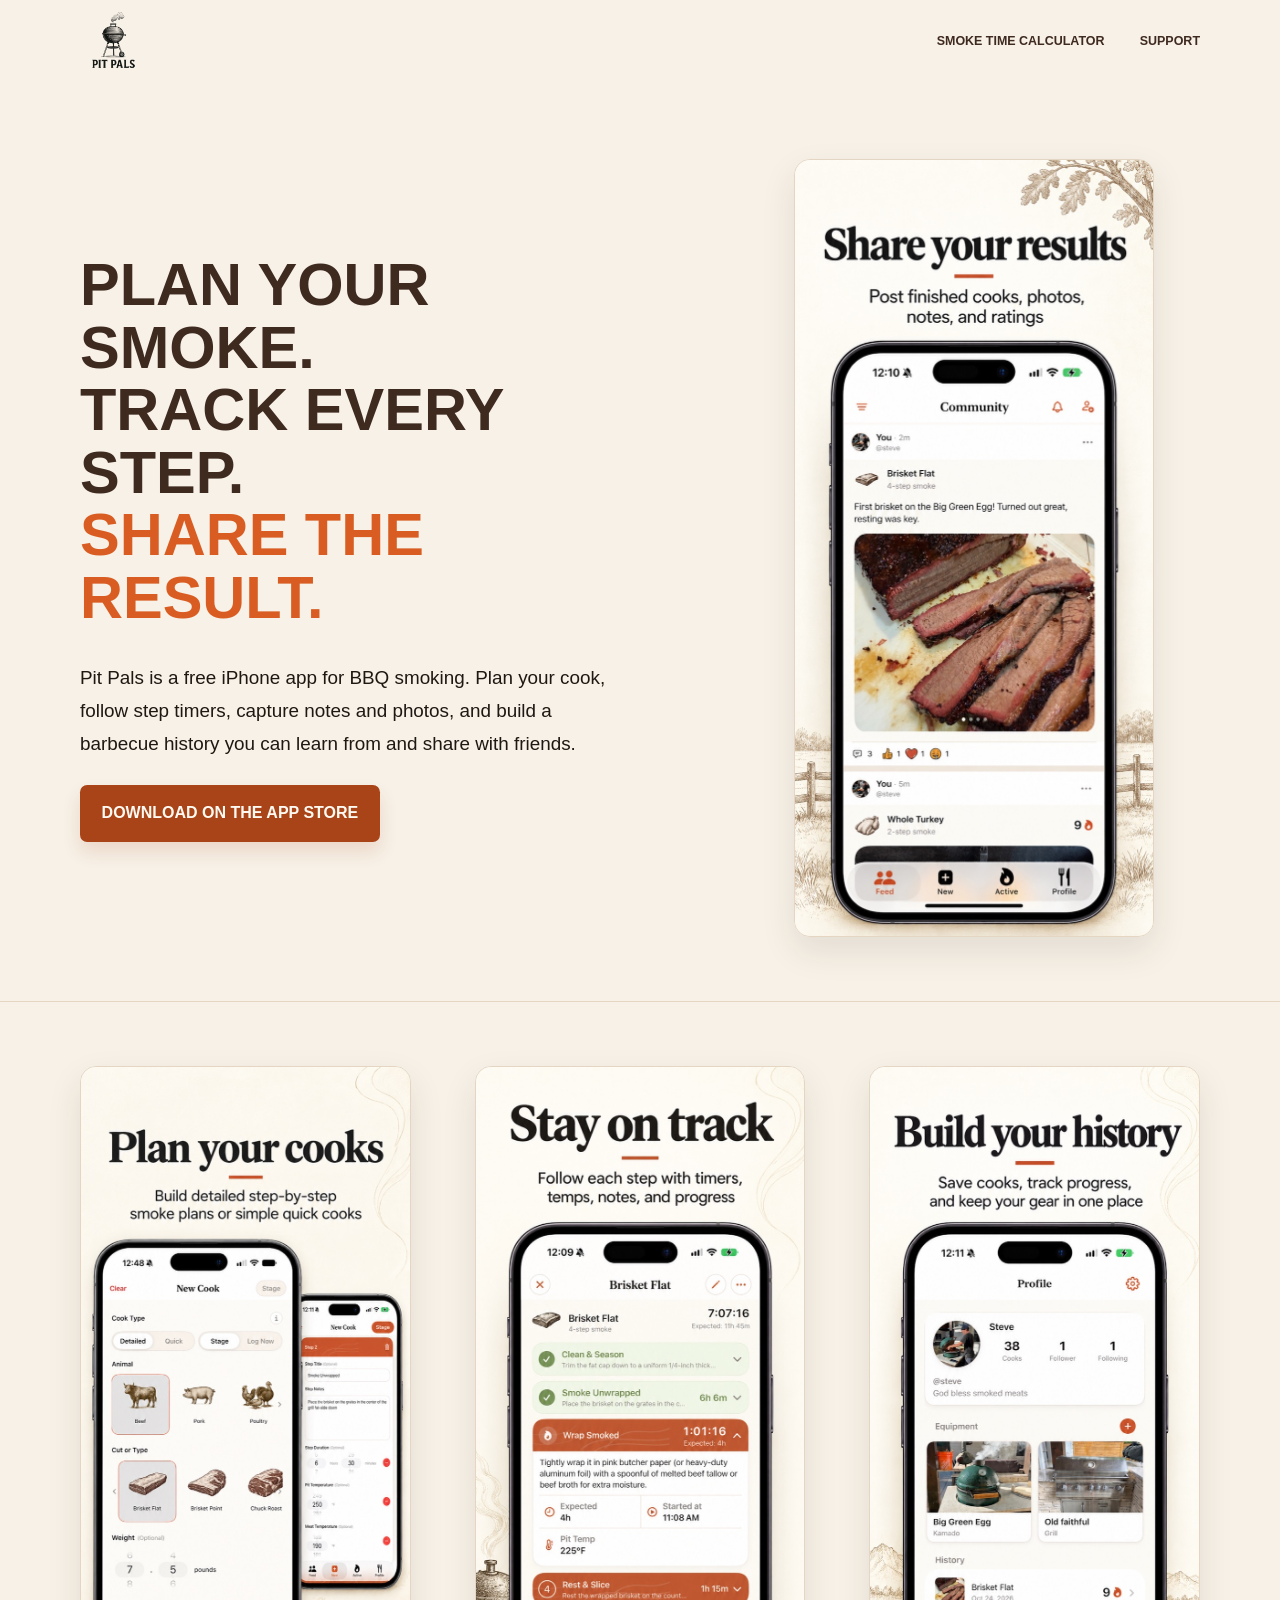
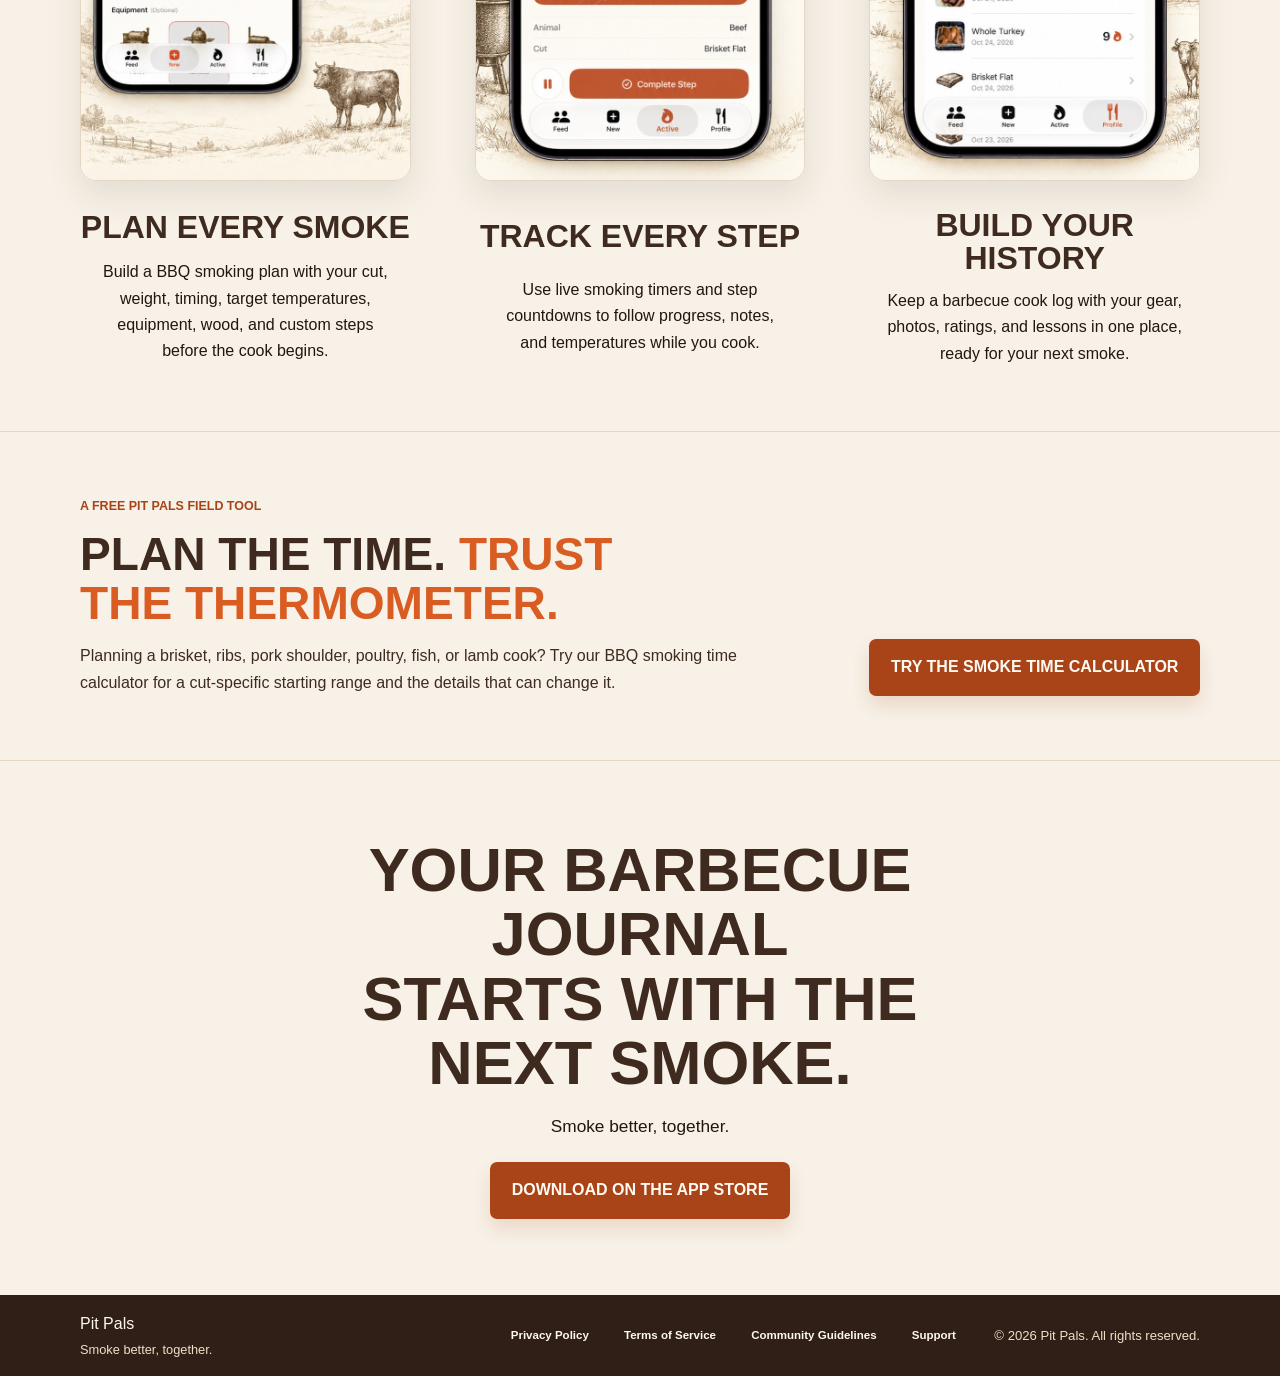
<file: index.html>
<!doctype html>
<html lang="en">
  <head>
    <meta charset="utf-8">
    <meta name="viewport" content="width=device-width, initial-scale=1">
    <title>BBQ Smoking App for Cook Planning &amp; Timers | Pit Pals</title>
    <meta name="description" content="Plan BBQ smoking cooks, follow step timers, save notes and photos, and track your barbecue history with Pit Pals, a free iPhone app.">
    <link rel="canonical" href="https://pitpals.app/">
    <meta property="og:site_name" content="Pit Pals">
    <meta property="og:locale" content="en_US">
    <meta property="og:type" content="website">
    <meta property="og:title" content="BBQ Smoking App for Cook Planning &amp; Timers | Pit Pals">
    <meta property="og:description" content="Plan BBQ smoking cooks, follow step timers, save notes and photos, and track your barbecue history with Pit Pals, a free iPhone app.">
    <meta property="og:url" content="https://pitpals.app/">
    <meta property="og:image" content="https://pitpals.app/assets/images/social-header.jpg">
    <meta property="og:image:type" content="image/jpeg">
    <meta property="og:image:width" content="1600">
    <meta property="og:image:height" content="686">
    <meta property="og:image:alt" content="Pit Pals — Smoke better, together.">
    <meta name="twitter:card" content="summary_large_image">
    <meta name="twitter:title" content="BBQ Smoking App for Cook Planning &amp; Timers | Pit Pals">
    <meta name="twitter:description" content="Plan BBQ smoking cooks, follow step timers, save notes and photos, and track your barbecue history with Pit Pals, a free iPhone app.">
    <meta name="twitter:image" content="https://pitpals.app/assets/images/social-header.jpg">
    <meta name="apple-itunes-app" content="app-id=6781048336">
    <link rel="icon" href="assets/images/favicon.png" type="image/png">
    <link rel="stylesheet" href="assets/styles.css">
    <script type="application/ld+json">
      {
        "@context": "https://schema.org",
        "@type": "MobileApplication",
        "name": "Pit Pals",
        "description": "Plan barbecue smoking cooks, track steps and timers, and save cook notes and photos.",
        "operatingSystem": "iOS",
        "url": "https://pitpals.app/",
        "downloadUrl": "https://apps.apple.com/us/app/pit-pals/id6781048336",
        "image": "https://pitpals.app/assets/images/appicon.png",
        "offers": {
          "@type": "Offer",
          "price": "0",
          "priceCurrency": "USD"
        }
      }
    </script>
  </head>
  <body>
    <a class="skip-link" href="#main-content">Skip to content</a>

    <header class="site-header">
      <div class="container header-inner">
        <a class="brand" href="/" aria-label="Pit Pals home">
          <img class="brand-logo" width="256" height="256" src="assets/images/appicon.png" alt="Pit Pals">
        </a>
        <input class="nav-toggle-checkbox" type="checkbox" id="nav-toggle" aria-label="Toggle navigation">
        <label class="nav-toggle" for="nav-toggle">
          <span></span>
          <span></span>
          <span></span>
        </label>
        <nav class="site-nav" aria-label="Main navigation">
          <a href="/smoking-time-calculator/">Smoke Time Calculator</a>
          <a href="/support/">Support</a>
        </nav>
      </div>
    </header>

    <main id="main-content">
      <section class="hero">
        <div class="container hero-grid">
          <div class="hero-copy">
            <h1>
              <span>PLAN YOUR SMOKE.</span>
              <span>TRACK EVERY STEP.</span>
              <span class="accent-line">SHARE THE RESULT.</span>
            </h1>
            <p class="hero-text">
              Pit Pals is a free iPhone app for BBQ smoking. Plan your cook, follow step timers, capture notes and photos, and build a barbecue history you can learn from and share with friends.
            </p>
            <a class="button button-primary app-store-link" href="https://apps.apple.com/us/app/pit-pals/id6781048336">Download on the App Store</a>
          </div>

          <div class="hero-art">
            <img class="app-preview hero-preview" src="assets/images/share-720.jpg"
              srcset="assets/images/share-720.jpg 720w, assets/images/share-1080.jpg 1080w"
              sizes="(max-width: 560px) calc(100vw - 2rem), 360px"
              width="1179" height="2556" fetchpriority="high" decoding="async"
              alt="Share your results: Pit Pals community feed with brisket photos, cook notes, ratings, and reactions.">
          </div>
        </div>
      </section>

      <section class="features" aria-label="Pit Pals core benefits">
        <div class="container feature-grid">
          <article class="feature">
            <img class="app-preview feature-preview" src="assets/images/plan-720.jpg"
              srcset="assets/images/plan-720.jpg 720w, assets/images/plan-1080.jpg 1080w"
              sizes="(max-width: 560px) calc(100vw - 2rem), (max-width: 860px) 360px, 340px"
              width="1179" height="2556" loading="lazy" decoding="async"
              alt="Plan your cooks: choose an animal, cut, weight, and equipment, then build custom cooking steps.">
            <h2>PLAN EVERY SMOKE</h2>
            <p>Build a BBQ smoking plan with your cut, weight, timing, target temperatures, equipment, wood, and custom steps before the cook begins.</p>
          </article>

          <article class="feature">
            <img class="app-preview feature-preview" src="assets/images/track-720.jpg"
              srcset="assets/images/track-720.jpg 720w, assets/images/track-1080.jpg 1080w"
              sizes="(max-width: 560px) calc(100vw - 2rem), (max-width: 860px) 360px, 340px"
              width="1179" height="2556" loading="lazy" decoding="async"
              alt="Stay on track: a live brisket cook with step timers, temperatures, notes, and progress.">
            <h2>TRACK EVERY STEP</h2>
            <p>Use live smoking timers and step countdowns to follow progress, notes, and temperatures while you cook.</p>
          </article>

          <article class="feature">
            <img class="app-preview feature-preview" src="assets/images/history-720.jpg"
              srcset="assets/images/history-720.jpg 720w, assets/images/history-1080.jpg 1080w"
              sizes="(max-width: 560px) calc(100vw - 2rem), (max-width: 860px) 360px, 340px"
              width="1179" height="2556" loading="lazy" decoding="async"
              alt="Build your history: a Pit Pals profile with saved cooks, ratings, and barbecue equipment.">
            <h2>BUILD YOUR HISTORY</h2>
            <p>Keep a barbecue cook log with your gear, photos, ratings, and lessons in one place, ready for your next smoke.</p>
          </article>
        </div>
      </section>

      <section class="calculator-home-link" aria-labelledby="calculator-home-title">
        <div class="container calculator-home-inner">
          <div>
            <p class="eyebrow">A free Pit Pals field tool</p>
            <h2 id="calculator-home-title">PLAN THE TIME. <span class="accent-line">TRUST THE THERMOMETER.</span></h2>
            <p>Planning a brisket, ribs, pork shoulder, poultry, fish, or lamb cook? Try our BBQ smoking time calculator for a cut-specific starting range and the details that can change it.</p>
          </div>
          <a class="button button-primary app-store-link" href="/smoking-time-calculator/">Try the Smoke Time Calculator</a>
        </div>
      </section>

      <section class="journal-cta" aria-labelledby="journal-title">
        <div class="container journal-inner">
          <h2 id="journal-title">
            <span>YOUR BARBECUE JOURNAL</span>
            <span>STARTS WITH THE NEXT SMOKE.</span>
          </h2>
          <p>Smoke better, together.</p>
          <a class="button button-primary app-store-link" href="https://apps.apple.com/us/app/pit-pals/id6781048336">Download on the App Store</a>
        </div>
      </section>
    </main>

    <footer class="site-footer">
      <div class="container footer-inner">
        <div class="footer-brand-group">
          <a class="footer-brand" href="/">Pit Pals</a>
          <p>Smoke better, together.</p>
        </div>
        <nav class="footer-nav" aria-label="Footer navigation">
          <a href="/privacy/">Privacy Policy</a>
          <a href="/terms/">Terms of Service</a>
          <a href="/community-guidelines/">Community Guidelines</a>
          <a href="/support/">Support</a>
        </nav>
        <p class="copyright">© 2026 Pit Pals. All rights reserved.</p>
      </div>
    </footer>
  </body>
</html>
</file>
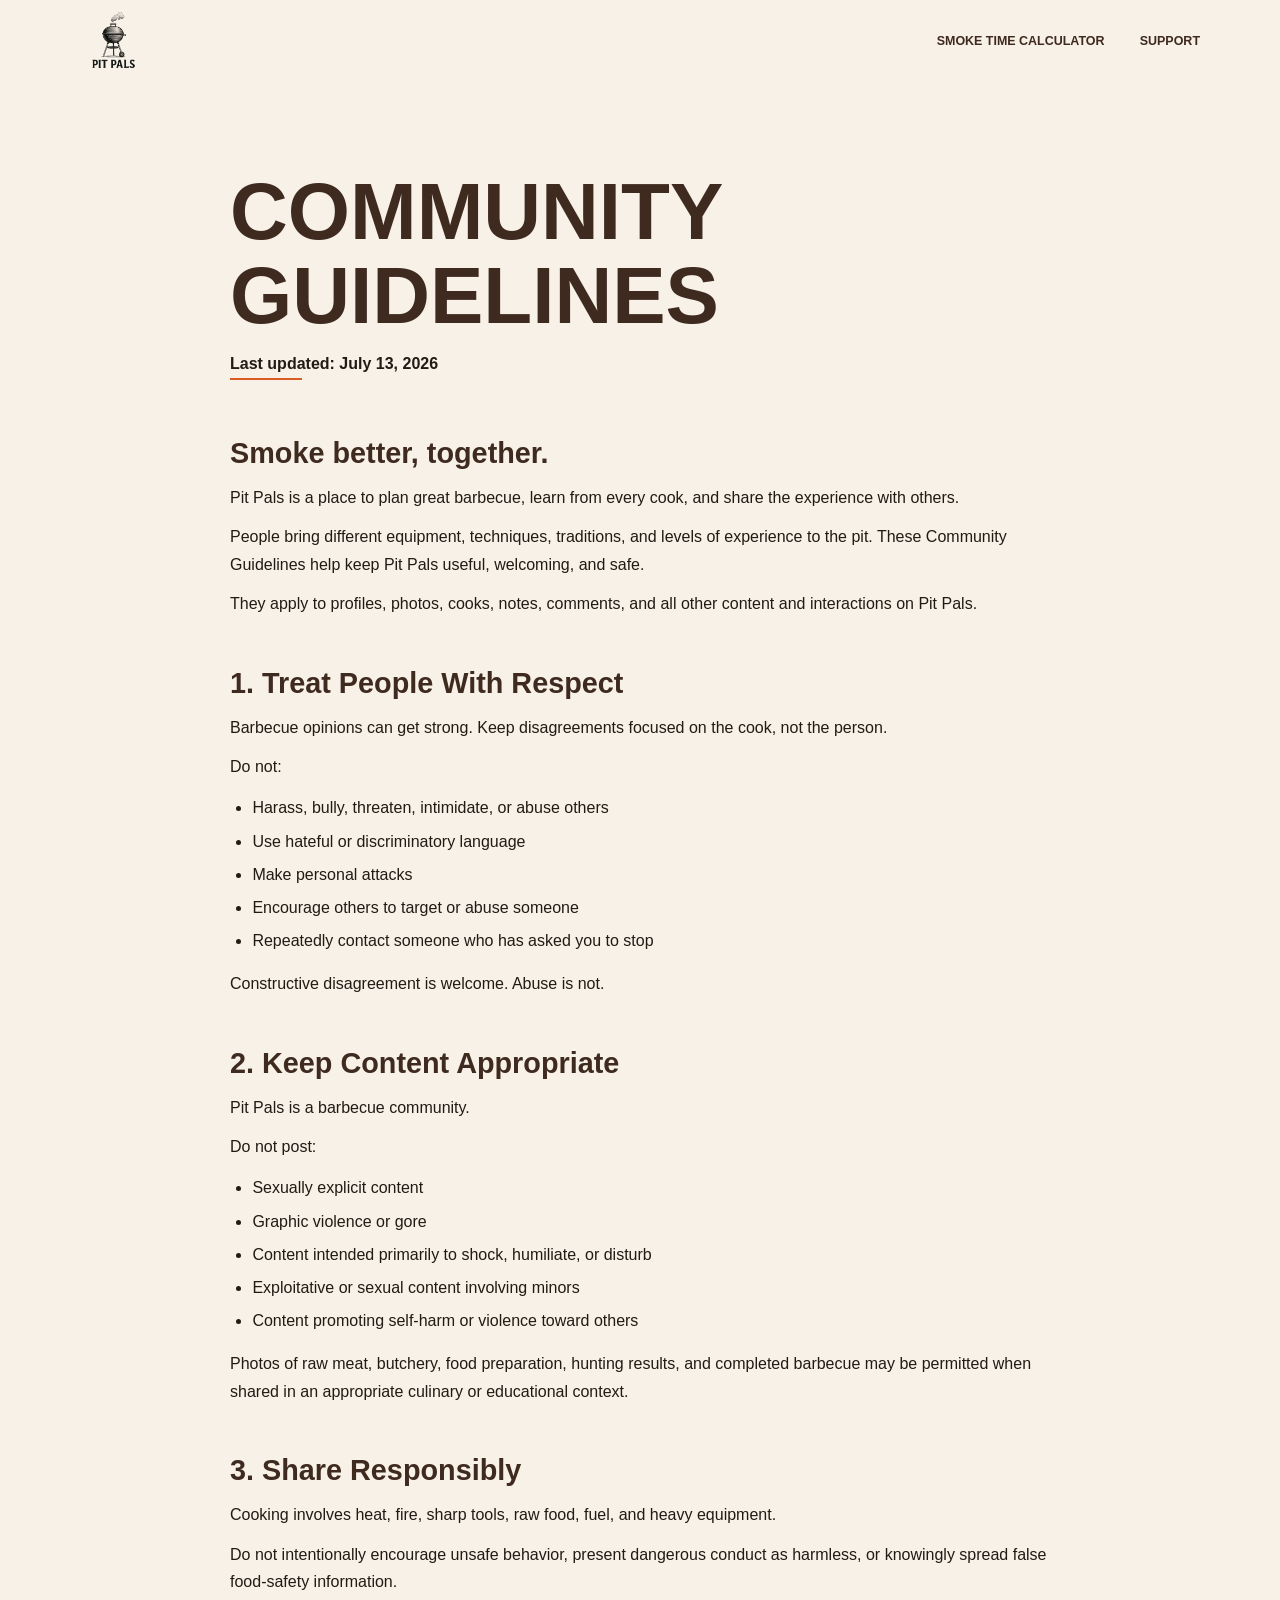
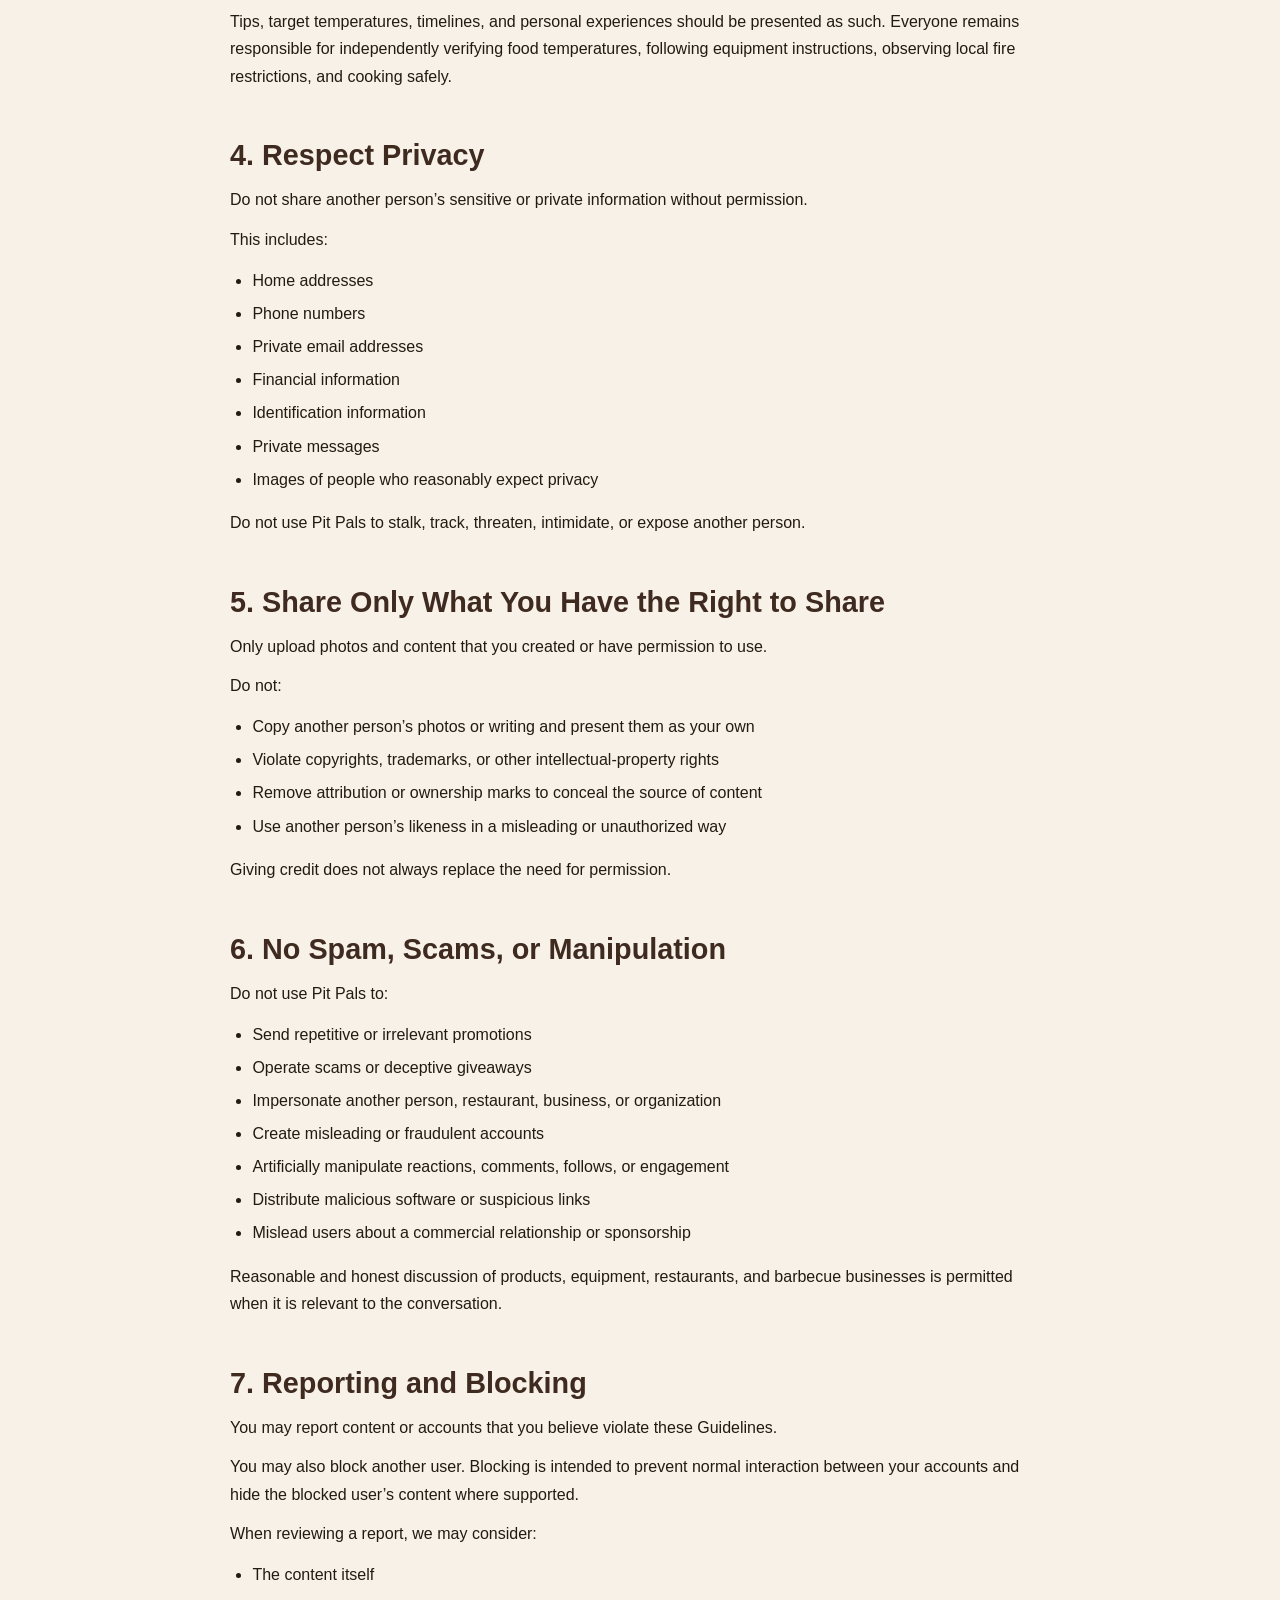
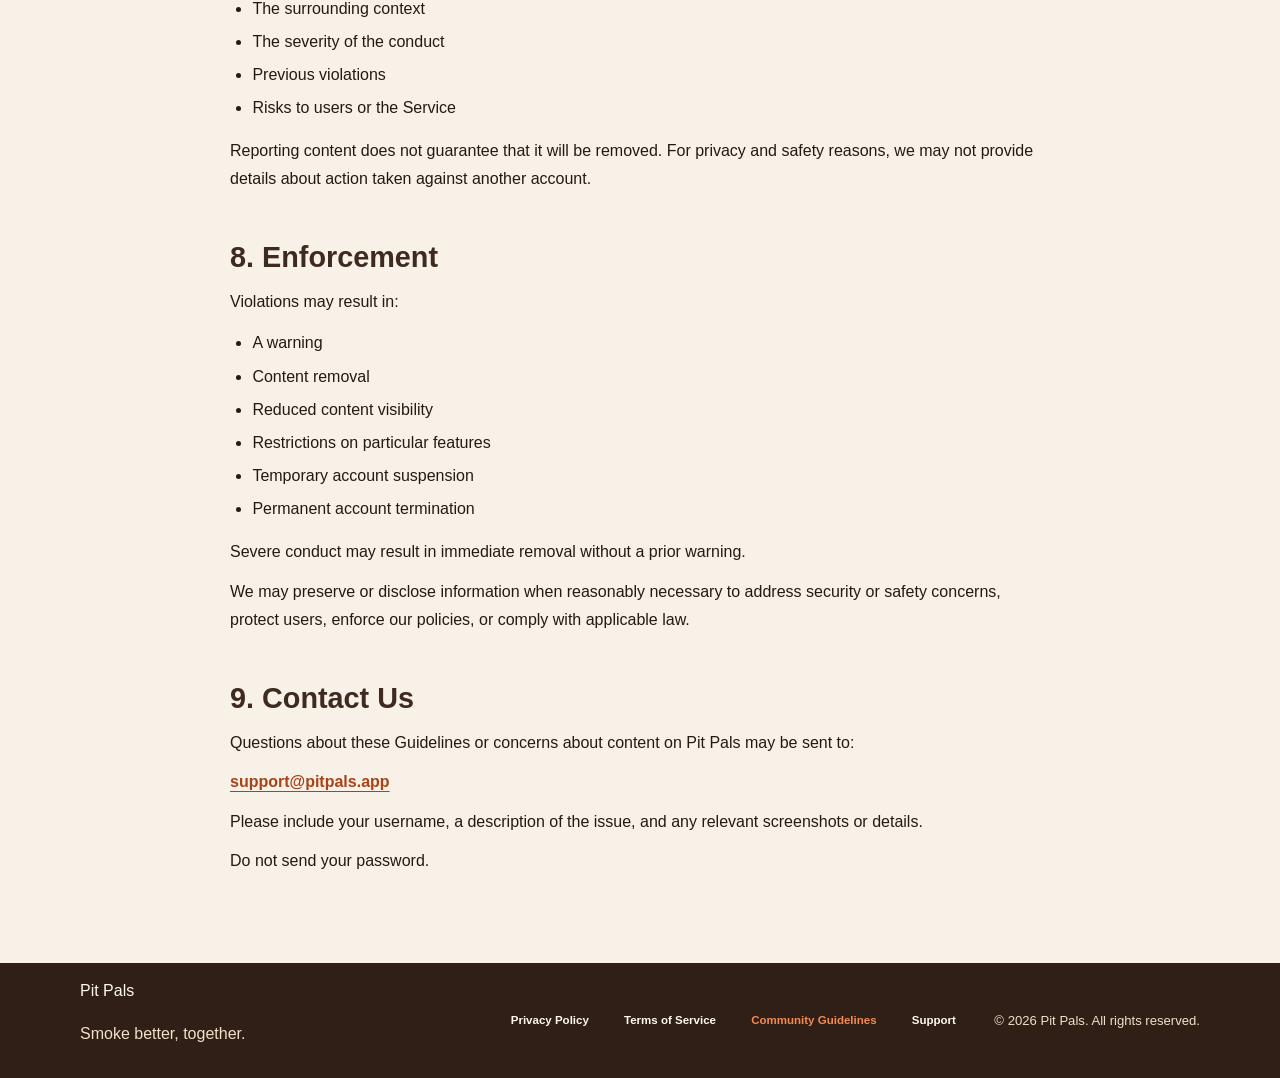
<file: community-guidelines/index.html>
<!doctype html>
<html lang="en">
  <head>
    <meta charset="utf-8">
    <meta name="viewport" content="width=device-width, initial-scale=1">
    <title>Community Guidelines | Pit Pals</title>
    <meta name="description" content="Read the Pit Pals community rules for sharing barbecue cooks, photos, comments, and other content respectfully and safely.">
    <link rel="canonical" href="https://pitpals.app/community-guidelines/">
    <meta property="og:site_name" content="Pit Pals">
    <meta property="og:locale" content="en_US">
    <meta property="og:type" content="website">
    <meta property="og:title" content="Community Guidelines | Pit Pals">
    <meta property="og:description" content="Read the Pit Pals community rules for sharing barbecue cooks, photos, comments, and other content respectfully and safely.">
    <meta property="og:url" content="https://pitpals.app/community-guidelines/">
    <meta property="og:image" content="https://pitpals.app/assets/images/social-header.jpg">
    <meta property="og:image:type" content="image/jpeg">
    <meta property="og:image:width" content="1600">
    <meta property="og:image:height" content="686">
    <meta property="og:image:alt" content="Pit Pals — Smoke better, together.">
    <meta name="twitter:card" content="summary_large_image">
    <meta name="twitter:title" content="Community Guidelines | Pit Pals">
    <meta name="twitter:description" content="Read the Pit Pals community rules for sharing barbecue cooks, photos, comments, and other content respectfully and safely.">
    <meta name="twitter:image" content="https://pitpals.app/assets/images/social-header.jpg">
    <meta name="apple-itunes-app" content="app-id=6781048336">
    <link rel="icon" href="../assets/images/favicon.png" type="image/png">
    <link rel="stylesheet" href="../assets/styles.css">
  </head>
  <body>
    <a class="skip-link" href="#main-content">Skip to content</a>

    <header class="site-header">
      <div class="container header-inner">
        <a class="brand" href="/" aria-label="Pit Pals home">
          <img class="brand-logo" width="256" height="256" src="../assets/images/appicon.png" alt="Pit Pals">
        </a>
        <input class="nav-toggle-checkbox" type="checkbox" id="nav-toggle" aria-label="Toggle navigation">
        <label class="nav-toggle" for="nav-toggle">
          <span></span>
          <span></span>
          <span></span>
        </label>
        <nav class="site-nav" aria-label="Main navigation">
          <a href="/smoking-time-calculator/">Smoke Time Calculator</a>
          <a href="/support/">Support</a>
        </nav>
      </div>
    </header>

    <main id="main-content" class="document-main">
      <article class="container legal-document">
        <header class="document-header">
          <h1>Community Guidelines</h1>
          <p class="document-updated">Last updated: July 13, 2026</p>
          <div class="document-divider" aria-hidden="true"></div>
        </header>

        <section class="document-section">
          <h2>Smoke better, together.</h2>
          <p>Pit Pals is a place to plan great barbecue, learn from every cook, and share the experience with others.</p>
          <p>People bring different equipment, techniques, traditions, and levels of experience to the pit. These Community Guidelines help keep Pit Pals useful, welcoming, and safe.</p>
          <p>They apply to profiles, photos, cooks, notes, comments, and all other content and interactions on Pit Pals.</p>
        </section>

        <section class="document-section">
          <h2>1. Treat People With Respect</h2>
          <p>Barbecue opinions can get strong. Keep disagreements focused on the cook, not the person.</p>
          <p>Do not:</p>
          <ul>
            <li>Harass, bully, threaten, intimidate, or abuse others</li>
            <li>Use hateful or discriminatory language</li>
            <li>Make personal attacks</li>
            <li>Encourage others to target or abuse someone</li>
            <li>Repeatedly contact someone who has asked you to stop</li>
          </ul>
          <p>Constructive disagreement is welcome. Abuse is not.</p>
        </section>

        <section class="document-section">
          <h2>2. Keep Content Appropriate</h2>
          <p>Pit Pals is a barbecue community.</p>
          <p>Do not post:</p>
          <ul>
            <li>Sexually explicit content</li>
            <li>Graphic violence or gore</li>
            <li>Content intended primarily to shock, humiliate, or disturb</li>
            <li>Exploitative or sexual content involving minors</li>
            <li>Content promoting self-harm or violence toward others</li>
          </ul>
          <p>Photos of raw meat, butchery, food preparation, hunting results, and completed barbecue may be permitted when shared in an appropriate culinary or educational context.</p>
        </section>

        <section class="document-section">
          <h2>3. Share Responsibly</h2>
          <p>Cooking involves heat, fire, sharp tools, raw food, fuel, and heavy equipment.</p>
          <p>Do not intentionally encourage unsafe behavior, present dangerous conduct as harmless, or knowingly spread false food-safety information.</p>
          <p>Tips, target temperatures, timelines, and personal experiences should be presented as such. Everyone remains responsible for independently verifying food temperatures, following equipment instructions, observing local fire restrictions, and cooking safely.</p>
        </section>

        <section class="document-section">
          <h2>4. Respect Privacy</h2>
          <p>Do not share another person’s sensitive or private information without permission.</p>
          <p>This includes:</p>
          <ul>
            <li>Home addresses</li>
            <li>Phone numbers</li>
            <li>Private email addresses</li>
            <li>Financial information</li>
            <li>Identification information</li>
            <li>Private messages</li>
            <li>Images of people who reasonably expect privacy</li>
          </ul>
          <p>Do not use Pit Pals to stalk, track, threaten, intimidate, or expose another person.</p>
        </section>

        <section class="document-section">
          <h2>5. Share Only What You Have the Right to Share</h2>
          <p>Only upload photos and content that you created or have permission to use.</p>
          <p>Do not:</p>
          <ul>
            <li>Copy another person’s photos or writing and present them as your own</li>
            <li>Violate copyrights, trademarks, or other intellectual-property rights</li>
            <li>Remove attribution or ownership marks to conceal the source of content</li>
            <li>Use another person’s likeness in a misleading or unauthorized way</li>
          </ul>
          <p>Giving credit does not always replace the need for permission.</p>
        </section>

        <section class="document-section">
          <h2>6. No Spam, Scams, or Manipulation</h2>
          <p>Do not use Pit Pals to:</p>
          <ul>
            <li>Send repetitive or irrelevant promotions</li>
            <li>Operate scams or deceptive giveaways</li>
            <li>Impersonate another person, restaurant, business, or organization</li>
            <li>Create misleading or fraudulent accounts</li>
            <li>Artificially manipulate reactions, comments, follows, or engagement</li>
            <li>Distribute malicious software or suspicious links</li>
            <li>Mislead users about a commercial relationship or sponsorship</li>
          </ul>
          <p>Reasonable and honest discussion of products, equipment, restaurants, and barbecue businesses is permitted when it is relevant to the conversation.</p>
        </section>

        <section class="document-section">
          <h2>7. Reporting and Blocking</h2>
          <p>You may report content or accounts that you believe violate these Guidelines.</p>
          <p>You may also block another user. Blocking is intended to prevent normal interaction between your accounts and hide the blocked user’s content where supported.</p>
          <p>When reviewing a report, we may consider:</p>
          <ul>
            <li>The content itself</li>
            <li>The surrounding context</li>
            <li>The severity of the conduct</li>
            <li>Previous violations</li>
            <li>Risks to users or the Service</li>
          </ul>
          <p>Reporting content does not guarantee that it will be removed. For privacy and safety reasons, we may not provide details about action taken against another account.</p>
        </section>

        <section class="document-section">
          <h2>8. Enforcement</h2>
          <p>Violations may result in:</p>
          <ul>
            <li>A warning</li>
            <li>Content removal</li>
            <li>Reduced content visibility</li>
            <li>Restrictions on particular features</li>
            <li>Temporary account suspension</li>
            <li>Permanent account termination</li>
          </ul>
          <p>Severe conduct may result in immediate removal without a prior warning.</p>
          <p>We may preserve or disclose information when reasonably necessary to address security or safety concerns, protect users, enforce our policies, or comply with applicable law.</p>
        </section>

        <section class="document-section">
          <h2>9. Contact Us</h2>
          <p>Questions about these Guidelines or concerns about content on Pit Pals may be sent to:</p>
          <p><a href="mailto:support@pitpals.app">support@pitpals.app</a></p>
          <p>Please include your username, a description of the issue, and any relevant screenshots or details.</p>
          <p>Do not send your password.</p>
        </section>
      </article>
    </main>

    <footer class="site-footer">
      <div class="container footer-inner">
        <div>
          <a class="footer-brand" href="/">Pit Pals</a>
          <p>Smoke better, together.</p>
        </div>
        <nav class="footer-nav" aria-label="Footer navigation">
          <a href="/privacy/">Privacy Policy</a>
          <a href="/terms/">Terms of Service</a>
          <a href="/community-guidelines/" aria-current="page">Community Guidelines</a>
          <a href="/support/">Support</a>
        </nav>
        <p class="copyright">© 2026 Pit Pals. All rights reserved.</p>
      </div>
    </footer>
  </body>
</html>
</file>
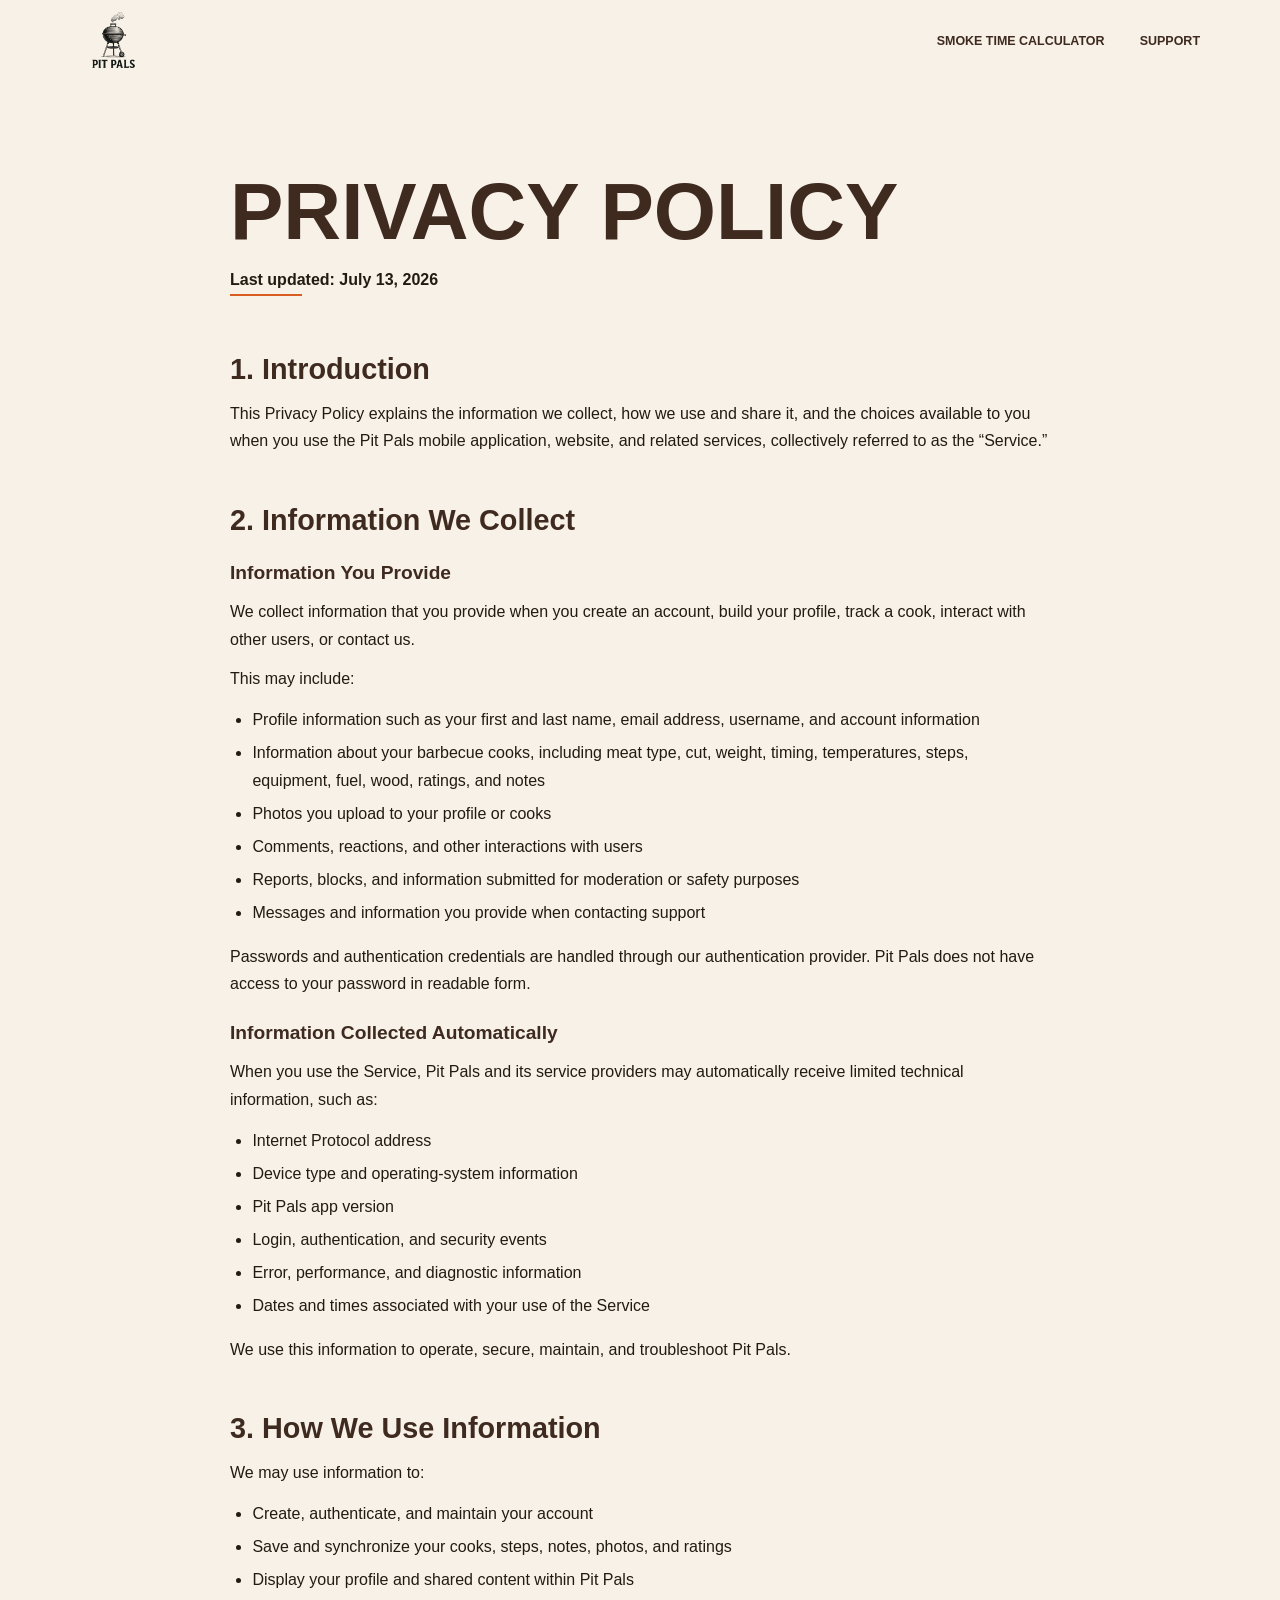
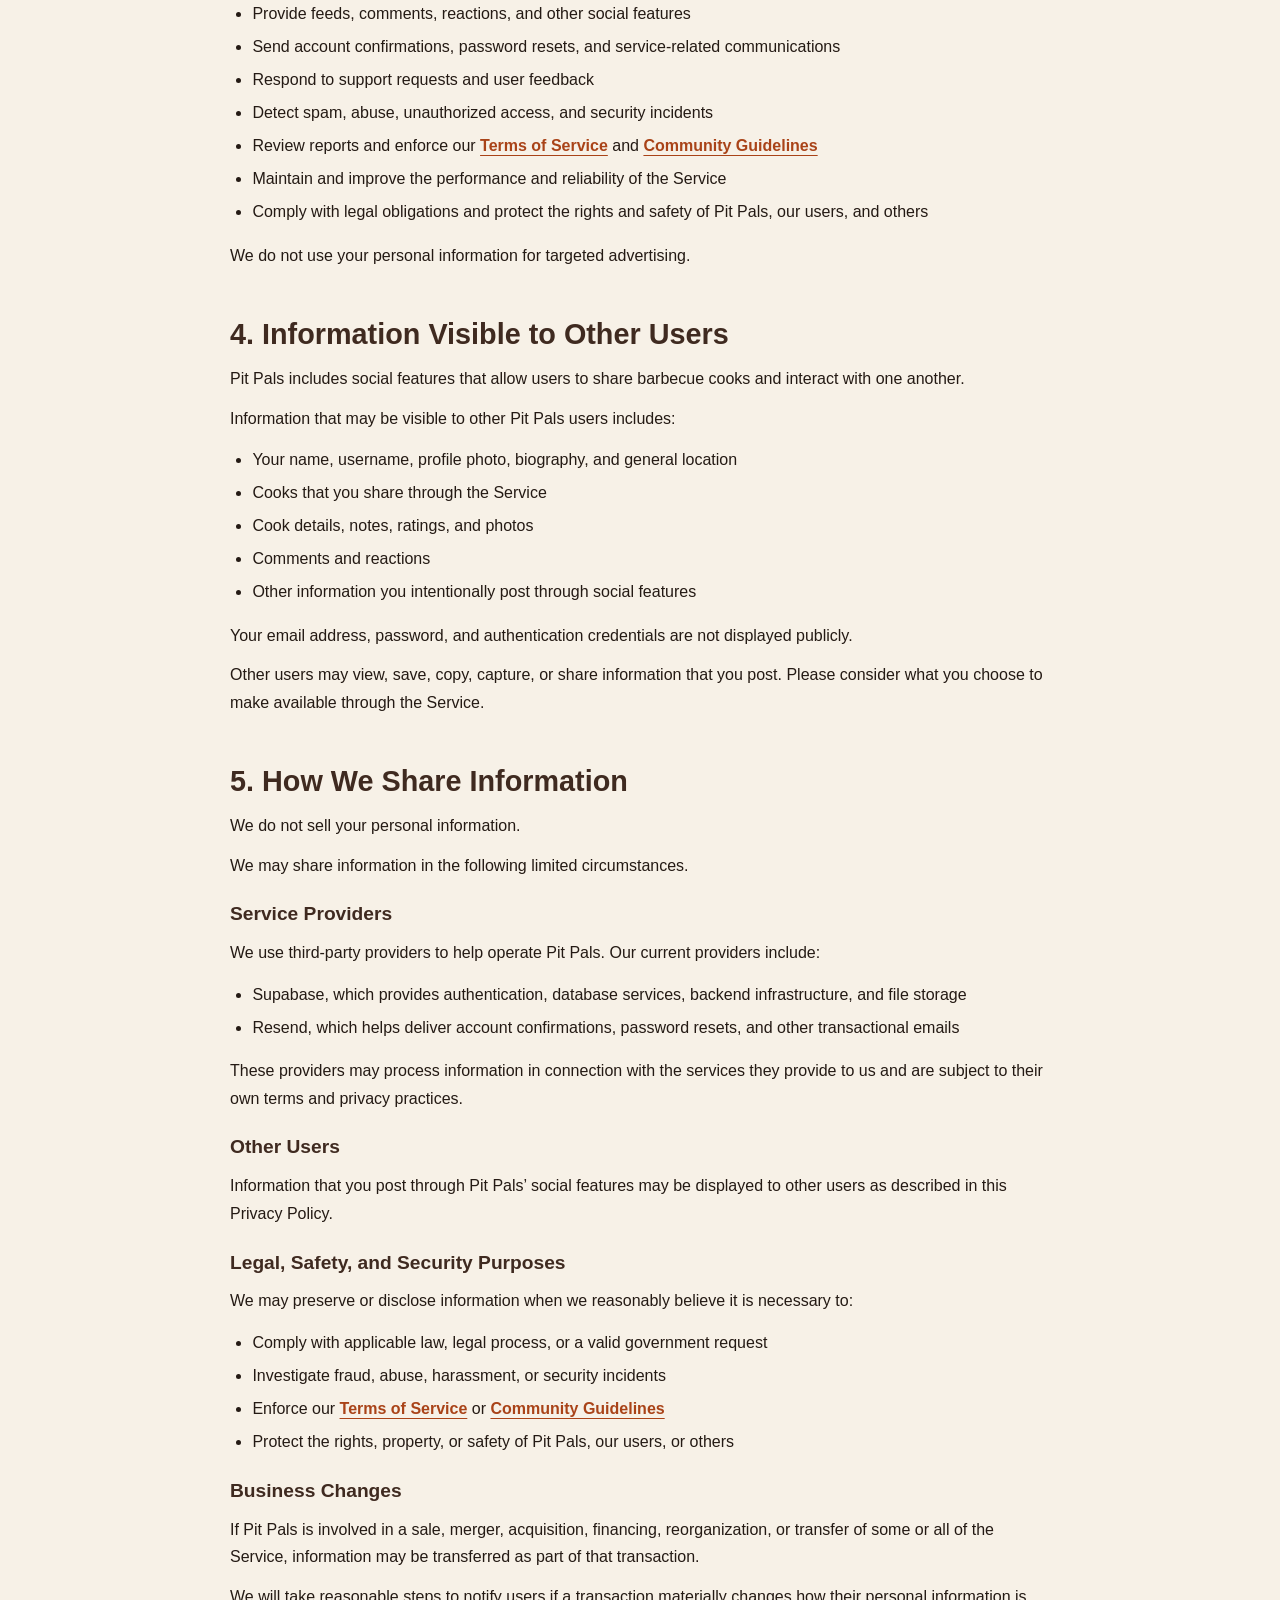
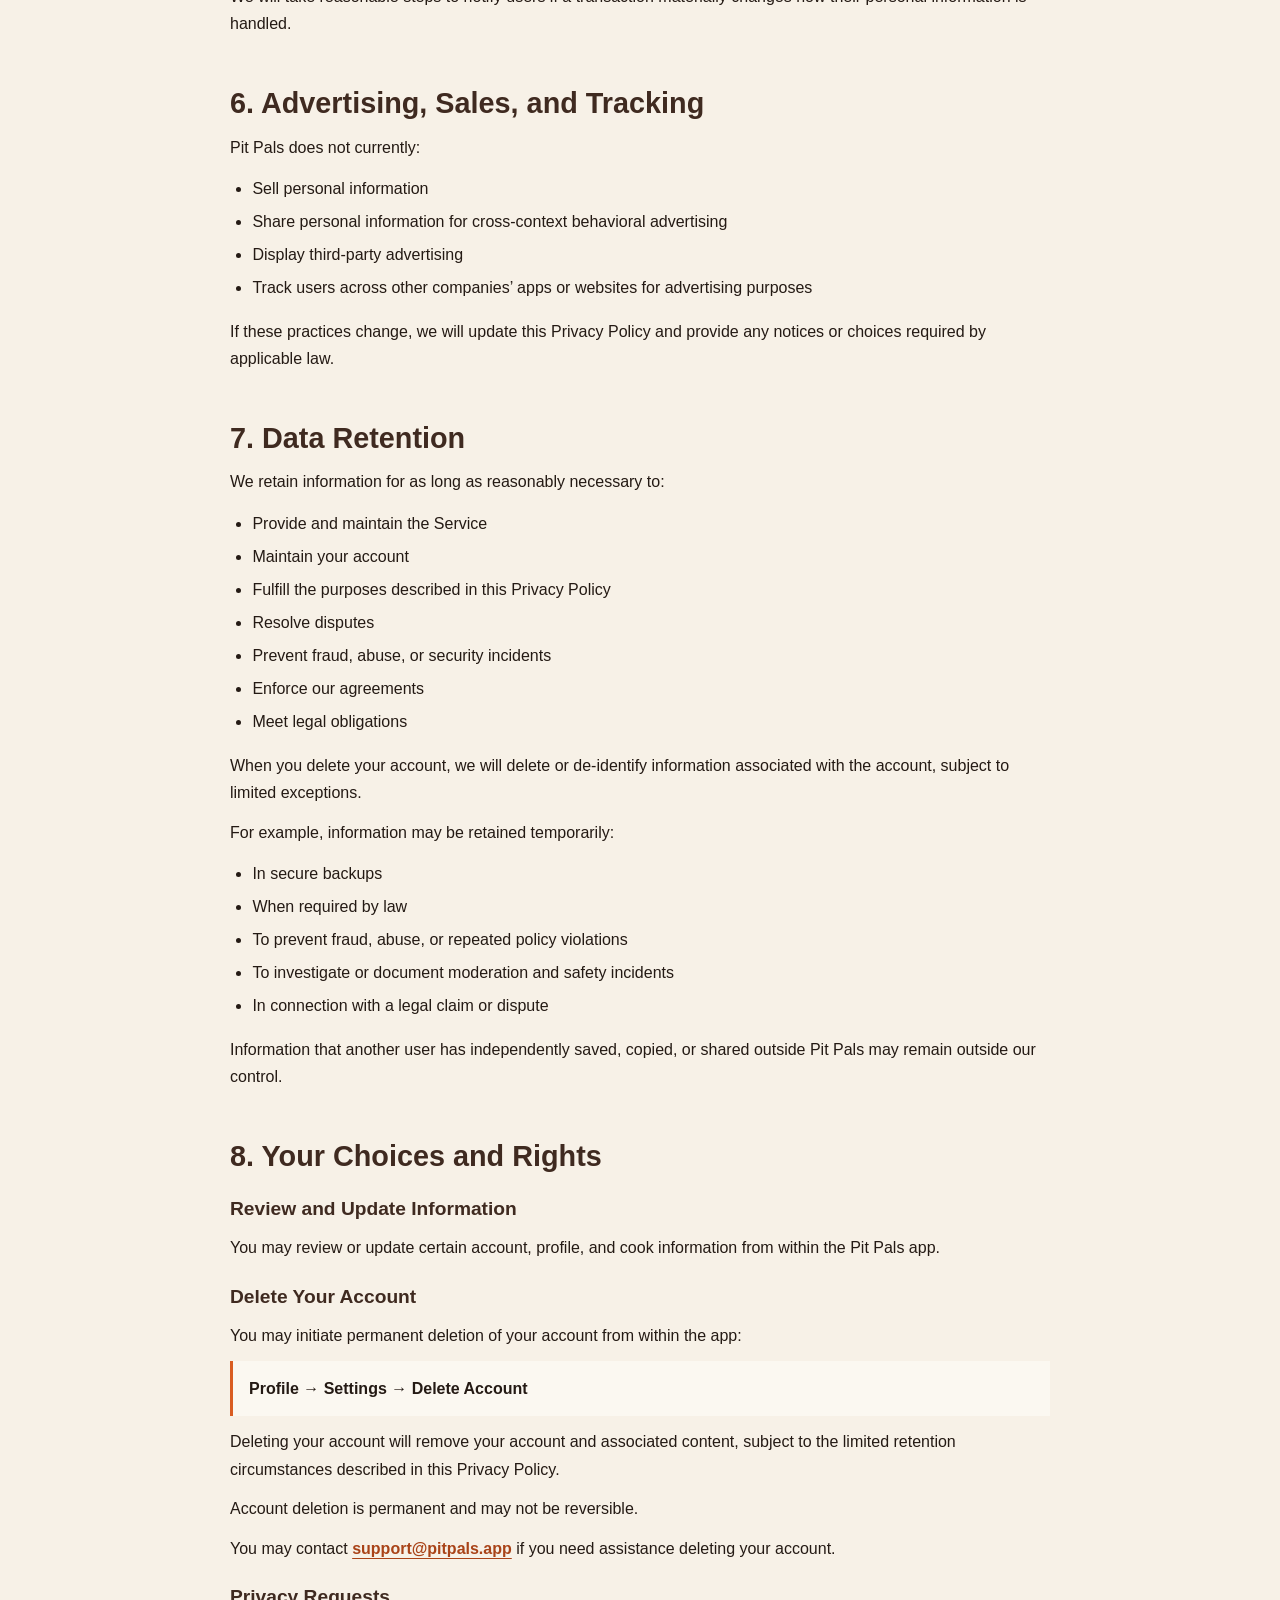
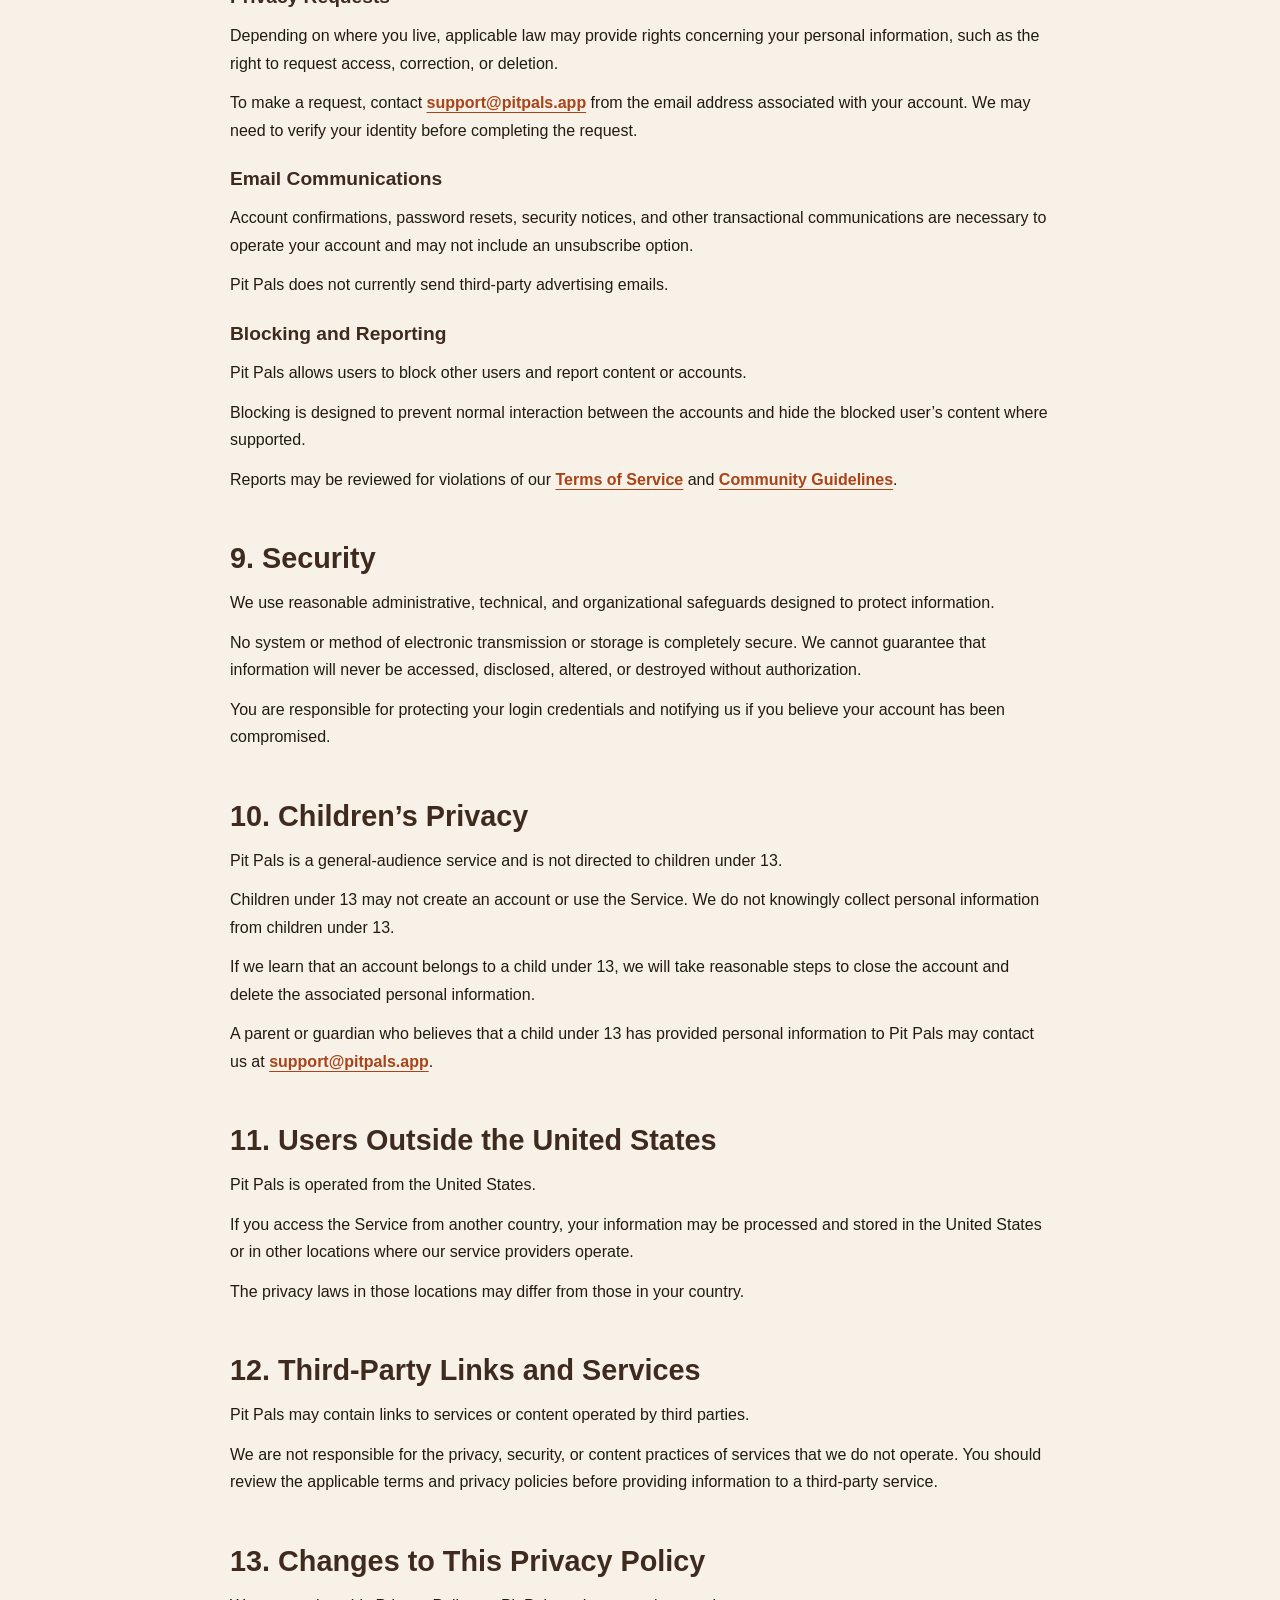
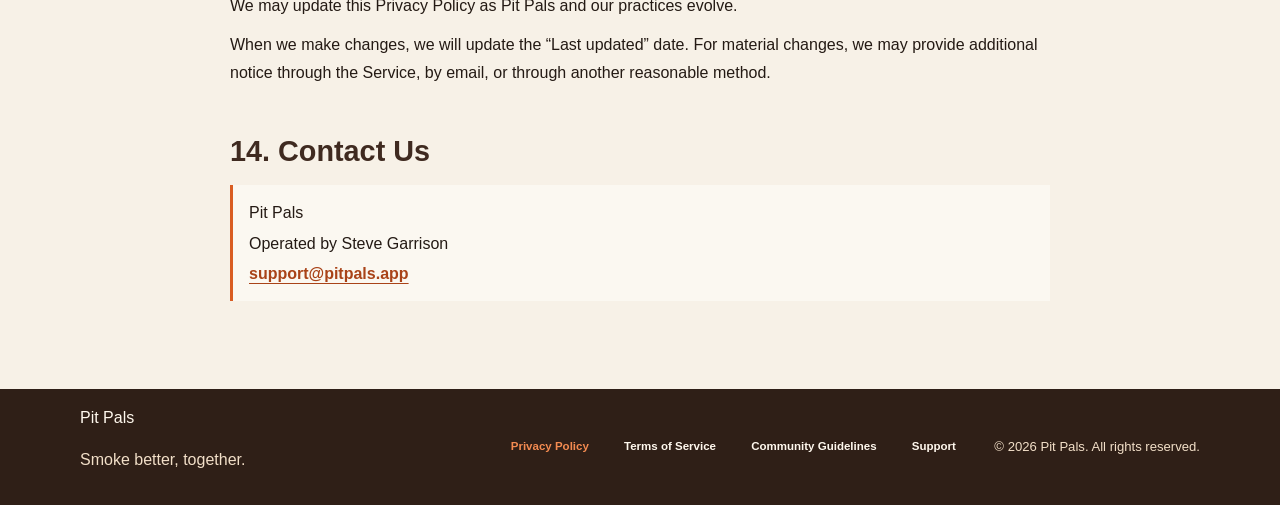
<file: privacy/index.html>
<!doctype html>
<html lang="en">
  <head>
    <meta charset="utf-8">
    <meta name="viewport" content="width=device-width, initial-scale=1">
    <title>Privacy Policy | Pit Pals</title>
    <meta name="description" content="Read how Pit Pals handles information in its barbecue cooking app and website, including account details, cook logs, photos, and privacy choices.">
    <link rel="canonical" href="https://pitpals.app/privacy/">
    <meta property="og:site_name" content="Pit Pals">
    <meta property="og:locale" content="en_US">
    <meta property="og:type" content="website">
    <meta property="og:title" content="Privacy Policy | Pit Pals">
    <meta property="og:description" content="Read how Pit Pals handles information in its barbecue cooking app and website, including account details, cook logs, photos, and privacy choices.">
    <meta property="og:url" content="https://pitpals.app/privacy/">
    <meta property="og:image" content="https://pitpals.app/assets/images/social-header.jpg">
    <meta property="og:image:type" content="image/jpeg">
    <meta property="og:image:width" content="1600">
    <meta property="og:image:height" content="686">
    <meta property="og:image:alt" content="Pit Pals — Smoke better, together.">
    <meta name="twitter:card" content="summary_large_image">
    <meta name="twitter:title" content="Privacy Policy | Pit Pals">
    <meta name="twitter:description" content="Read how Pit Pals handles information in its barbecue cooking app and website, including account details, cook logs, photos, and privacy choices.">
    <meta name="twitter:image" content="https://pitpals.app/assets/images/social-header.jpg">
    <meta name="apple-itunes-app" content="app-id=6781048336">
    <link rel="icon" href="../assets/images/favicon.png" type="image/png">
    <link rel="stylesheet" href="../assets/styles.css">
  </head>
  <body>
    <a class="skip-link" href="#main-content">Skip to content</a>

    <header class="site-header">
      <div class="container header-inner">
        <a class="brand" href="/" aria-label="Pit Pals home">
          <img class="brand-logo" width="256" height="256" src="../assets/images/appicon.png" alt="Pit Pals">
        </a>
        <input class="nav-toggle-checkbox" type="checkbox" id="nav-toggle" aria-label="Toggle navigation">
        <label class="nav-toggle" for="nav-toggle">
          <span></span>
          <span></span>
          <span></span>
        </label>
        <nav class="site-nav" aria-label="Main navigation">
          <a href="/smoking-time-calculator/">Smoke Time Calculator</a>
          <a href="/support/">Support</a>
        </nav>
      </div>
    </header>

    <main id="main-content" class="document-main">
      <article class="container legal-document">
        <header class="document-header">
          <h1>Privacy Policy</h1>
          <p class="document-updated">Last updated: July 13, 2026</p>
          <div class="document-divider" aria-hidden="true"></div>
        </header>

        <section class="document-section">
          <h2>1. Introduction</h2>
          <p>This Privacy Policy explains the information we collect, how we use and share it, and the choices available to you when you use the Pit Pals mobile application, website, and related services, collectively referred to as the “Service.”</p>
        </section>

        <section class="document-section">
          <h2>2. Information We Collect</h2>
          <h3>Information You Provide</h3>
          <p>We collect information that you provide when you create an account, build your profile, track a cook, interact with other users, or contact us.</p>
          <p>This may include:</p>
          <ul>
            <li>Profile information such as your first and last name, email address, username, and account information</li>
            <li>Information about your barbecue cooks, including meat type, cut, weight, timing, temperatures, steps, equipment, fuel, wood, ratings, and notes</li>
            <li>Photos you upload to your profile or cooks</li>
            <li>Comments, reactions, and other interactions with users</li>
            <li>Reports, blocks, and information submitted for moderation or safety purposes</li>
            <li>Messages and information you provide when contacting support</li>
          </ul>
          <p>Passwords and authentication credentials are handled through our authentication provider. Pit Pals does not have access to your password in readable form.</p>

          <h3>Information Collected Automatically</h3>
          <p>When you use the Service, Pit Pals and its service providers may automatically receive limited technical information, such as:</p>
          <ul>
            <li>Internet Protocol address</li>
            <li>Device type and operating-system information</li>
            <li>Pit Pals app version</li>
            <li>Login, authentication, and security events</li>
            <li>Error, performance, and diagnostic information</li>
            <li>Dates and times associated with your use of the Service</li>
          </ul>
          <p>We use this information to operate, secure, maintain, and troubleshoot Pit Pals.</p>
        </section>

        <section class="document-section">
          <h2>3. How We Use Information</h2>
          <p>We may use information to:</p>
          <ul>
            <li>Create, authenticate, and maintain your account</li>
            <li>Save and synchronize your cooks, steps, notes, photos, and ratings</li>
            <li>Display your profile and shared content within Pit Pals</li>
            <li>Provide feeds, comments, reactions, and other social features</li>
            <li>Send account confirmations, password resets, and service-related communications</li>
            <li>Respond to support requests and user feedback</li>
            <li>Detect spam, abuse, unauthorized access, and security incidents</li>
            <li>Review reports and enforce our <a href="/terms/">Terms of Service</a> and <a href="/community-guidelines/">Community Guidelines</a></li>
            <li>Maintain and improve the performance and reliability of the Service</li>
            <li>Comply with legal obligations and protect the rights and safety of Pit Pals, our users, and others</li>
          </ul>
          <p>We do not use your personal information for targeted advertising.</p>
        </section>

        <section class="document-section">
          <h2>4. Information Visible to Other Users</h2>
          <p>Pit Pals includes social features that allow users to share barbecue cooks and interact with one another.</p>
          <p>Information that may be visible to other Pit Pals users includes:</p>
          <ul>
            <li>Your name, username, profile photo, biography, and general location</li>
            <li>Cooks that you share through the Service</li>
            <li>Cook details, notes, ratings, and photos</li>
            <li>Comments and reactions</li>
            <li>Other information you intentionally post through social features</li>
          </ul>
          <p>Your email address, password, and authentication credentials are not displayed publicly.</p>
          <p>Other users may view, save, copy, capture, or share information that you post. Please consider what you choose to make available through the Service.</p>
        </section>

        <section class="document-section">
          <h2>5. How We Share Information</h2>
          <p>We do not sell your personal information.</p>
          <p>We may share information in the following limited circumstances.</p>

          <h3>Service Providers</h3>
          <p>We use third-party providers to help operate Pit Pals. Our current providers include:</p>
          <ul>
            <li>Supabase, which provides authentication, database services, backend infrastructure, and file storage</li>
            <li>Resend, which helps deliver account confirmations, password resets, and other transactional emails</li>
          </ul>
          <p>These providers may process information in connection with the services they provide to us and are subject to their own terms and privacy practices.</p>

          <h3>Other Users</h3>
          <p>Information that you post through Pit Pals’ social features may be displayed to other users as described in this Privacy Policy.</p>

          <h3>Legal, Safety, and Security Purposes</h3>
          <p>We may preserve or disclose information when we reasonably believe it is necessary to:</p>
          <ul>
            <li>Comply with applicable law, legal process, or a valid government request</li>
            <li>Investigate fraud, abuse, harassment, or security incidents</li>
            <li>Enforce our <a href="/terms/">Terms of Service</a> or <a href="/community-guidelines/">Community Guidelines</a></li>
            <li>Protect the rights, property, or safety of Pit Pals, our users, or others</li>
          </ul>

          <h3>Business Changes</h3>
          <p>If Pit Pals is involved in a sale, merger, acquisition, financing, reorganization, or transfer of some or all of the Service, information may be transferred as part of that transaction.</p>
          <p>We will take reasonable steps to notify users if a transaction materially changes how their personal information is handled.</p>
        </section>

        <section class="document-section">
          <h2>6. Advertising, Sales, and Tracking</h2>
          <p>Pit Pals does not currently:</p>
          <ul>
            <li>Sell personal information</li>
            <li>Share personal information for cross-context behavioral advertising</li>
            <li>Display third-party advertising</li>
            <li>Track users across other companies’ apps or websites for advertising purposes</li>
          </ul>
          <p>If these practices change, we will update this Privacy Policy and provide any notices or choices required by applicable law.</p>
        </section>

        <section class="document-section">
          <h2>7. Data Retention</h2>
          <p>We retain information for as long as reasonably necessary to:</p>
          <ul>
            <li>Provide and maintain the Service</li>
            <li>Maintain your account</li>
            <li>Fulfill the purposes described in this Privacy Policy</li>
            <li>Resolve disputes</li>
            <li>Prevent fraud, abuse, or security incidents</li>
            <li>Enforce our agreements</li>
            <li>Meet legal obligations</li>
          </ul>
          <p>When you delete your account, we will delete or de-identify information associated with the account, subject to limited exceptions.</p>
          <p>For example, information may be retained temporarily:</p>
          <ul>
            <li>In secure backups</li>
            <li>When required by law</li>
            <li>To prevent fraud, abuse, or repeated policy violations</li>
            <li>To investigate or document moderation and safety incidents</li>
            <li>In connection with a legal claim or dispute</li>
          </ul>
          <p>Information that another user has independently saved, copied, or shared outside Pit Pals may remain outside our control.</p>
        </section>

        <section class="document-section">
          <h2>8. Your Choices and Rights</h2>
          <h3>Review and Update Information</h3>
          <p>You may review or update certain account, profile, and cook information from within the Pit Pals app.</p>

          <h3>Delete Your Account</h3>
          <p>You may initiate permanent deletion of your account from within the app:</p>
          <p class="document-path">Profile → Settings → Delete Account</p>
          <p>Deleting your account will remove your account and associated content, subject to the limited retention circumstances described in this Privacy Policy.</p>
          <p>Account deletion is permanent and may not be reversible.</p>
          <p>You may contact <a href="mailto:support@pitpals.app">support@pitpals.app</a> if you need assistance deleting your account.</p>

          <h3>Privacy Requests</h3>
          <p>Depending on where you live, applicable law may provide rights concerning your personal information, such as the right to request access, correction, or deletion.</p>
          <p>To make a request, contact <a href="mailto:support@pitpals.app">support@pitpals.app</a> from the email address associated with your account. We may need to verify your identity before completing the request.</p>

          <h3>Email Communications</h3>
          <p>Account confirmations, password resets, security notices, and other transactional communications are necessary to operate your account and may not include an unsubscribe option.</p>
          <p>Pit Pals does not currently send third-party advertising emails.</p>

          <h3>Blocking and Reporting</h3>
          <p>Pit Pals allows users to block other users and report content or accounts.</p>
          <p>Blocking is designed to prevent normal interaction between the accounts and hide the blocked user’s content where supported.</p>
          <p>Reports may be reviewed for violations of our <a href="/terms/">Terms of Service</a> and <a href="/community-guidelines/">Community Guidelines</a>.</p>
        </section>

        <section class="document-section">
          <h2>9. Security</h2>
          <p>We use reasonable administrative, technical, and organizational safeguards designed to protect information.</p>
          <p>No system or method of electronic transmission or storage is completely secure. We cannot guarantee that information will never be accessed, disclosed, altered, or destroyed without authorization.</p>
          <p>You are responsible for protecting your login credentials and notifying us if you believe your account has been compromised.</p>
        </section>

        <section class="document-section">
          <h2>10. Children’s Privacy</h2>
          <p>Pit Pals is a general-audience service and is not directed to children under 13.</p>
          <p>Children under 13 may not create an account or use the Service. We do not knowingly collect personal information from children under 13.</p>
          <p>If we learn that an account belongs to a child under 13, we will take reasonable steps to close the account and delete the associated personal information.</p>
          <p>A parent or guardian who believes that a child under 13 has provided personal information to Pit Pals may contact us at <a href="mailto:support@pitpals.app">support@pitpals.app</a>.</p>
        </section>

        <section class="document-section">
          <h2>11. Users Outside the United States</h2>
          <p>Pit Pals is operated from the United States.</p>
          <p>If you access the Service from another country, your information may be processed and stored in the United States or in other locations where our service providers operate.</p>
          <p>The privacy laws in those locations may differ from those in your country.</p>
        </section>

        <section class="document-section">
          <h2>12. Third-Party Links and Services</h2>
          <p>Pit Pals may contain links to services or content operated by third parties.</p>
          <p>We are not responsible for the privacy, security, or content practices of services that we do not operate. You should review the applicable terms and privacy policies before providing information to a third-party service.</p>
        </section>

        <section class="document-section">
          <h2>13. Changes to This Privacy Policy</h2>
          <p>We may update this Privacy Policy as Pit Pals and our practices evolve.</p>
          <p>When we make changes, we will update the “Last updated” date. For material changes, we may provide additional notice through the Service, by email, or through another reasonable method.</p>
        </section>

        <section class="document-section">
          <h2>14. Contact Us</h2>
          <address class="document-contact">
            <p>Pit Pals</p>
            <p>Operated by Steve Garrison</p>
            <p><a href="mailto:support@pitpals.app">support@pitpals.app</a></p>
          </address>
        </section>
      </article>
    </main>

    <footer class="site-footer">
      <div class="container footer-inner">
        <div>
          <a class="footer-brand" href="/">Pit Pals</a>
          <p>Smoke better, together.</p>
        </div>
        <nav class="footer-nav" aria-label="Footer navigation">
          <a href="/privacy/" aria-current="page">Privacy Policy</a>
          <a href="/terms/">Terms of Service</a>
          <a href="/community-guidelines/">Community Guidelines</a>
          <a href="/support/">Support</a>
        </nav>
        <p class="copyright">© 2026 Pit Pals. All rights reserved.</p>
      </div>
    </footer>
  </body>
</html>
</file>
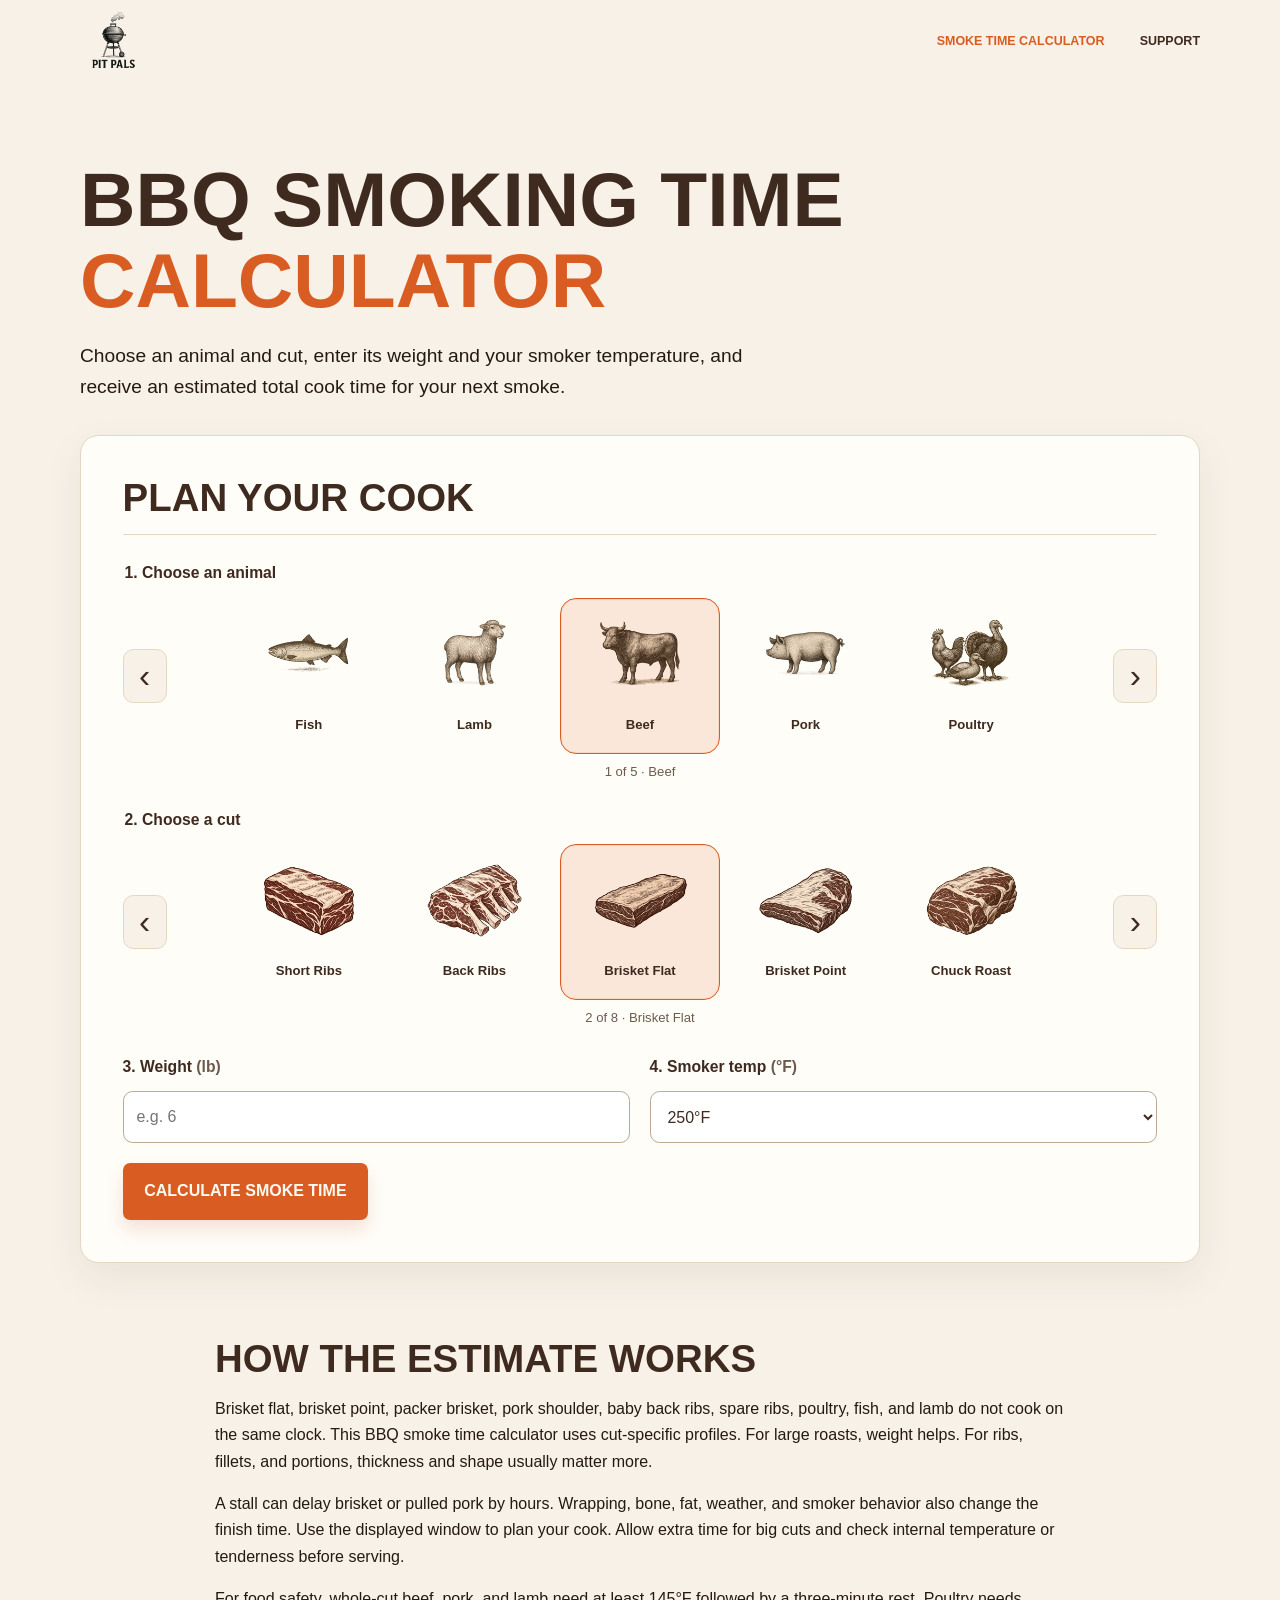
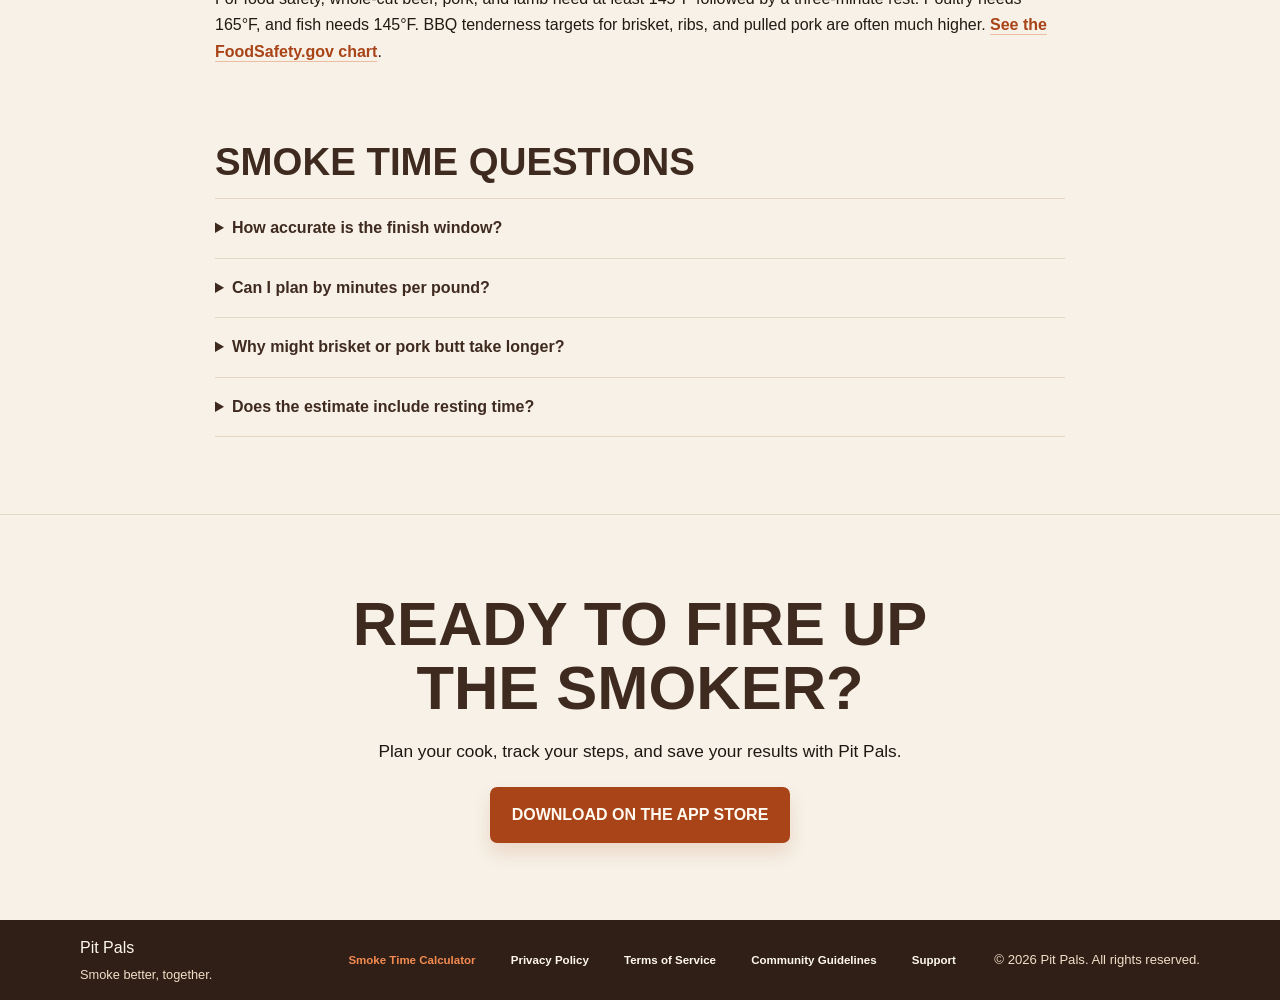
<file: smoking-time-calculator/index.html>
<!doctype html>
<html lang="en">
  <head>
    <meta charset="utf-8">
    <meta name="viewport" content="width=device-width, initial-scale=1">
    <title>BBQ Smoking Time Calculator by Meat, Weight &amp; Temp | Pit Pals</title>
    <meta name="description" content="Estimate a ballpark smoke time for brisket, ribs, pork shoulder, poultry, fish, and lamb. Choose your cut, pounds, and smoker temperature, then cook to a thermometer reading.">
    <link rel="canonical" href="https://pitpals.app/smoking-time-calculator/">
    <meta property="og:site_name" content="Pit Pals">
    <meta property="og:locale" content="en_US">
    <meta property="og:type" content="website">
    <meta property="og:title" content="BBQ Smoking Time Calculator by Meat, Weight &amp; Temp | Pit Pals">
    <meta property="og:description" content="Estimate a ballpark smoke time for brisket, ribs, pork shoulder, poultry, fish, and lamb. Choose your cut, pounds, and smoker temperature, then cook to a thermometer reading.">
    <meta property="og:url" content="https://pitpals.app/smoking-time-calculator/">
    <meta property="og:image" content="https://pitpals.app/assets/images/social-header.jpg">
    <meta property="og:image:type" content="image/jpeg">
    <meta property="og:image:width" content="1600">
    <meta property="og:image:height" content="686">
    <meta property="og:image:alt" content="Pit Pals. Smoke better, together.">
    <meta name="twitter:card" content="summary_large_image">
    <meta name="twitter:title" content="BBQ Smoking Time Calculator by Meat, Weight &amp; Temp | Pit Pals">
    <meta name="twitter:description" content="Estimate a ballpark smoke time for brisket, ribs, pork shoulder, poultry, fish, and lamb. Choose your cut, pounds, and smoker temperature, then cook to a thermometer reading.">
    <meta name="twitter:image" content="https://pitpals.app/assets/images/social-header.jpg">
    <meta name="apple-itunes-app" content="app-id=6781048336">
    <link rel="icon" href="../assets/images/favicon.png" type="image/png">
    <link rel="stylesheet" href="../assets/styles.css">
    <link rel="stylesheet" href="../assets/calculator.css?v=20261101b">
    <script type="module" src="../assets/smoke-time-calculator.js?v=20261101b" defer></script>
  </head>
  <body class="calculator-page">
    <a class="skip-link" href="#main-content">Skip to content</a>
    <header class="site-header">
      <div class="container header-inner">
        <a class="brand" href="/" aria-label="Pit Pals home">
          <img class="brand-logo" width="256" height="256" src="../assets/images/appicon.png" alt="Pit Pals">
        </a>
        <input class="nav-toggle-checkbox" type="checkbox" id="nav-toggle" aria-label="Toggle navigation">
        <label class="nav-toggle" for="nav-toggle"><span></span><span></span><span></span></label>
        <nav class="site-nav" aria-label="Main navigation">
          <a href="/smoking-time-calculator/" aria-current="page">Smoke Time Calculator</a>
          <a href="/support/">Support</a>
        </nav>
      </div>
    </header>

    <main id="main-content" class="calculator-main">
      <div class="container calculator-intro">
        <h1>BBQ SMOKING TIME <span class="accent-line">CALCULATOR</span></h1>
        <p>Choose an animal and cut, enter its weight and your smoker temperature, and receive an estimated total cook time for your next smoke.</p>
      </div>

      <section class="container calculator-shell" aria-labelledby="calculator-heading">
        <div class="calculator-shell-heading">
          <h2 id="calculator-heading">PLAN YOUR COOK</h2>
        </div>
        <form id="smoke-form" novalidate>
          <fieldset class="animal-fieldset">
            <legend>1. Choose an animal</legend>
            <div class="carousel" id="animal-carousel" aria-label="Animal picker">
              <button class="carousel-arrow" id="animal-prev" type="button" aria-label="Previous animal">‹</button>
              <div class="carousel-window" id="animal-window" role="group" aria-label="Choose an animal"></div>
              <button class="carousel-arrow" id="animal-next" type="button" aria-label="Next animal">›</button>
            </div>
            <p class="carousel-count" id="animal-count" aria-live="polite"></p>
          </fieldset>

          <fieldset class="cut-fieldset">
            <legend>2. Choose a cut</legend>
            <div class="carousel" id="cut-carousel" aria-label="Cut picker">
              <button class="carousel-arrow" id="cut-prev" type="button" aria-label="Previous cut">‹</button>
              <div class="carousel-window" id="cut-window" role="group" aria-label="Choose a cut"></div>
              <button class="carousel-arrow" id="cut-next" type="button" aria-label="Next cut">›</button>
            </div>
            <p class="carousel-count" id="cut-count" aria-live="polite"></p>
          </fieldset>

          <div class="calculator-fields">
            <div>
              <label for="weight">3. Weight <span class="unit">(lb)</span></label>
              <input id="weight" name="weight" type="number" inputmode="decimal" min="0" step="any" placeholder="e.g. 6" required>
            </div>
            <div>
              <label for="temperature">4. Smoker temp <span class="unit">(°F)</span></label>
              <select id="temperature" name="temperature" aria-label="Smoker temperature in degrees Fahrenheit">
                <option value="225">225°F</option>
                <option value="250" selected>250°F</option>
                <option value="275">275°F</option>
                <option value="300">300°F</option>
              </select>
            </div>
          </div>
          <button class="button button-primary calculate-button" type="submit">Calculate Smoke Time</button>
          <noscript><p class="form-hint">Enable JavaScript to use the calculator. The cooking guidance below remains available.</p></noscript>
        </form>

        <section id="result" class="calculator-result" aria-live="polite" aria-atomic="true" hidden>
          <div class="result-summary">
            <div>
              <p class="result-kicker" id="result-kicker">Estimated Finish Window</p>
              <h3 id="result-value"></h3>
            </div>
            <div id="result-average-wrap">
              <p class="result-kicker" id="result-average-label">Best Guess Average</p>
              <p class="result-average" id="result-average"></p>
            </div>
          </div>
          <p id="result-context" class="result-context"></p>
          <div id="result-details" class="result-details"></div>
          <p class="result-reminder">This is a planning ballpark, not a promise. A thermometer and tenderness check determine doneness.</p>
        </section>
      </section>

      <section class="container calculator-explainer" aria-labelledby="how-it-works">
        <h2 id="how-it-works">HOW THE ESTIMATE WORKS</h2>
        <p>Brisket flat, brisket point, packer brisket, pork shoulder, baby back ribs, spare ribs, poultry, fish, and lamb do not cook on the same clock. This BBQ smoke time calculator uses cut-specific profiles. For large roasts, weight helps. For ribs, fillets, and portions, thickness and shape usually matter more.</p>
        <p>A stall can delay brisket or pulled pork by hours. Wrapping, bone, fat, weather, and smoker behavior also change the finish time. Use the displayed window to plan your cook. Allow extra time for big cuts and check internal temperature or tenderness before serving.</p>
        <p>For food safety, whole-cut beef, pork, and lamb need at least 145°F followed by a three-minute rest. Poultry needs 165°F, and fish needs 145°F. BBQ tenderness targets for brisket, ribs, and pulled pork are often much higher. <a class="text-link" href="https://www.foodsafety.gov/food-safety-charts/safe-minimum-internal-temperatures">See the FoodSafety.gov chart</a>.</p>
      </section>

      <section class="container calculator-faq" aria-labelledby="calculator-faq-heading">
        <h2 id="calculator-faq-heading">SMOKE TIME QUESTIONS</h2>
        <details>
          <summary>How accurate is the finish window?</summary>
          <p>It is a planning estimate based on published recipes and cut-specific timing. The window is at most two hours wide, but a cook can finish outside it. Check internal temperature and tenderness before serving.</p>
        </details>
        <details>
          <summary>Can I plan by minutes per pound?</summary>
          <p>Weight helps with large roasts. For ribs, fish fillets, and poultry portions, thickness and shape usually matter more than package weight.</p>
        </details>
        <details>
          <summary>Why might brisket or pork butt take longer?</summary>
          <p>A stall can last for hours. Wrapping, trimming, airflow, and smoker temperature can change when the meat finishes. Leave extra time when planning a long cook.</p>
        </details>
        <details>
          <summary>Does the estimate include resting time?</summary>
          <p>No. The finish window covers cooking only. Add the rest shown with your result when planning when to serve.</p>
        </details>
      </section>

      <section class="journal-cta calculator-cta" aria-labelledby="calculator-cta-heading">
        <div class="container journal-inner">
          <h2 id="calculator-cta-heading">READY TO FIRE UP THE SMOKER?</h2>
          <p>Plan your cook, track your steps, and save your results with Pit Pals.</p>
          <a class="button button-primary app-store-link" href="https://apps.apple.com/us/app/pit-pals/id6781048336">Download on the App Store</a>
        </div>
      </section>
    </main>

    <footer class="site-footer">
      <div class="container footer-inner">
        <div class="footer-brand-group"><a class="footer-brand" href="/">Pit Pals</a><p>Smoke better, together.</p></div>
        <nav class="footer-nav" aria-label="Footer navigation">
          <a href="/smoking-time-calculator/" aria-current="page">Smoke Time Calculator</a>
          <a href="/privacy/">Privacy Policy</a><a href="/terms/">Terms of Service</a>
          <a href="/community-guidelines/">Community Guidelines</a><a href="/support/">Support</a>
        </nav>
        <p class="copyright">© 2026 Pit Pals. All rights reserved.</p>
      </div>
    </footer>
  </body>
</html>
</file>
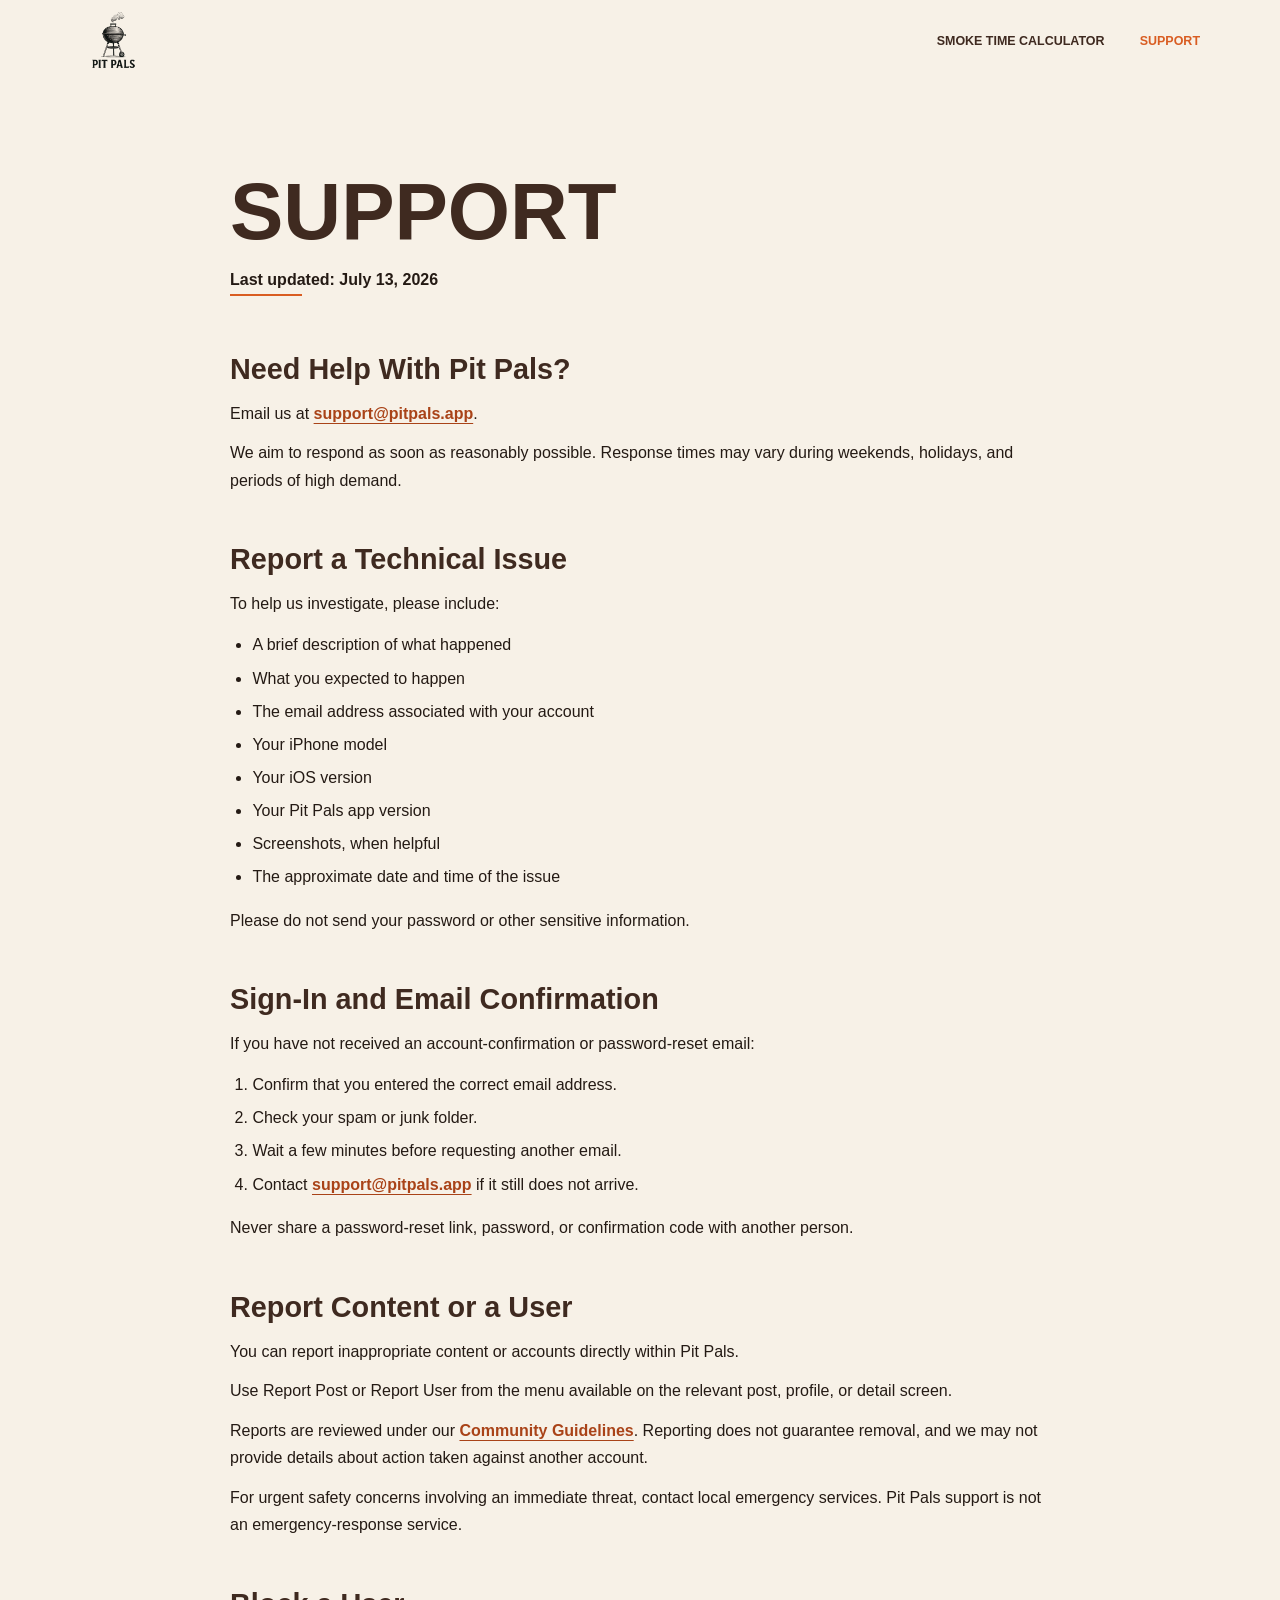
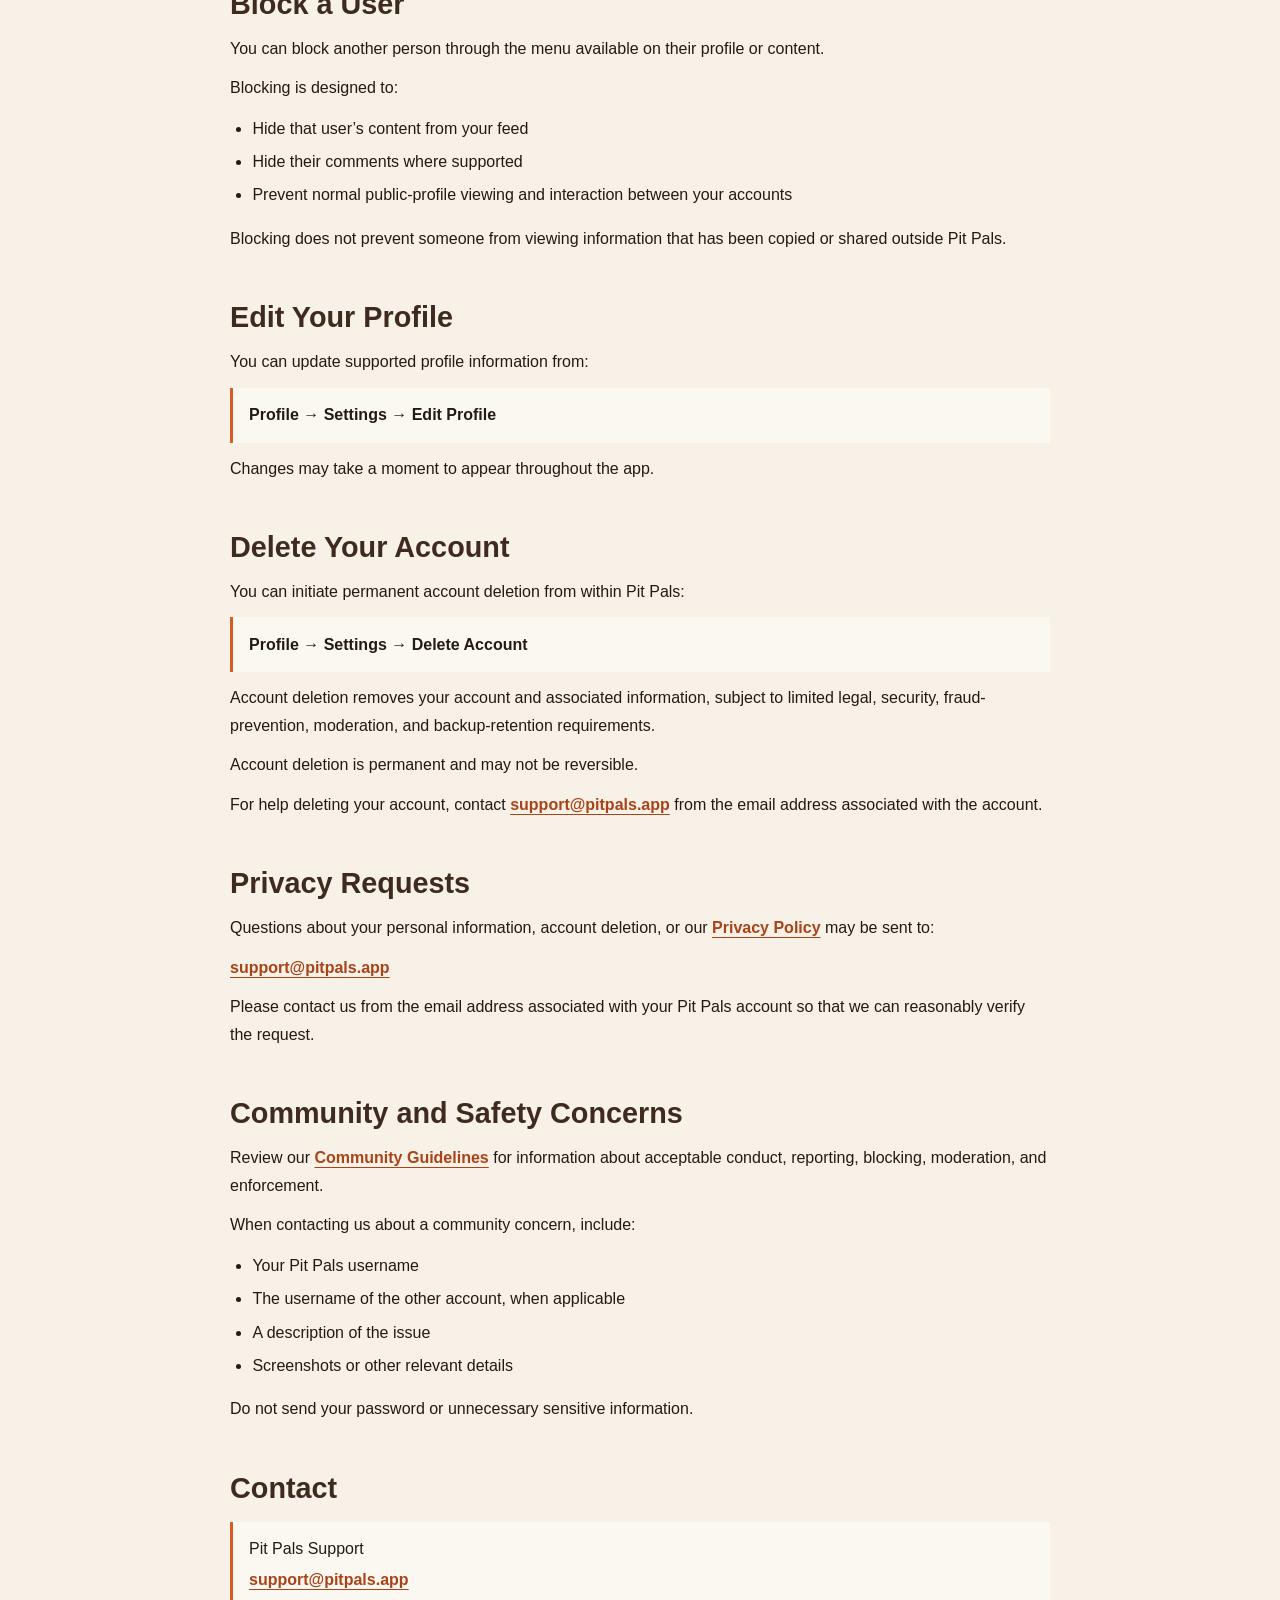
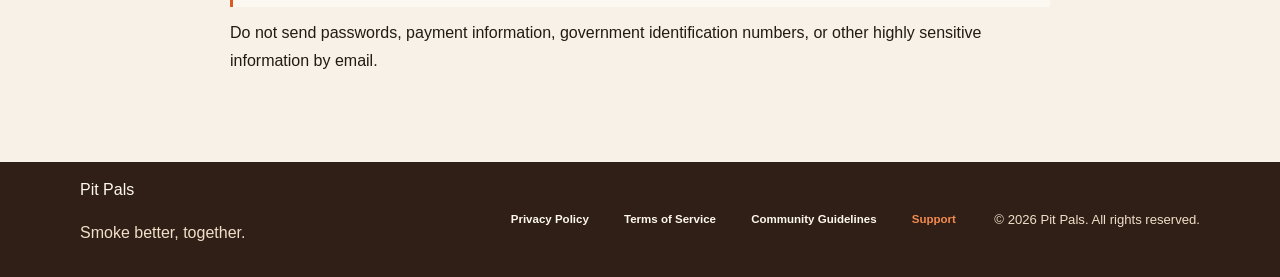
<file: support/index.html>
<!doctype html>
<html lang="en">
  <head>
    <meta charset="utf-8">
    <meta name="viewport" content="width=device-width, initial-scale=1">
    <title>Pit Pals Support | BBQ Cooking App Help</title>
    <meta name="description" content="Get help with Pit Pals accounts, cook tracking, technical issues, reporting, privacy, and account deletion.">
    <link rel="canonical" href="https://pitpals.app/support/">
    <meta property="og:site_name" content="Pit Pals">
    <meta property="og:locale" content="en_US">
    <meta property="og:type" content="website">
    <meta property="og:title" content="Pit Pals Support | BBQ Cooking App Help">
    <meta property="og:description" content="Get help with Pit Pals accounts, cook tracking, technical issues, reporting, privacy, and account deletion.">
    <meta property="og:url" content="https://pitpals.app/support/">
    <meta property="og:image" content="https://pitpals.app/assets/images/social-header.jpg">
    <meta property="og:image:type" content="image/jpeg">
    <meta property="og:image:width" content="1600">
    <meta property="og:image:height" content="686">
    <meta property="og:image:alt" content="Pit Pals — Smoke better, together.">
    <meta name="twitter:card" content="summary_large_image">
    <meta name="twitter:title" content="Pit Pals Support | BBQ Cooking App Help">
    <meta name="twitter:description" content="Get help with Pit Pals accounts, cook tracking, technical issues, reporting, privacy, and account deletion.">
    <meta name="twitter:image" content="https://pitpals.app/assets/images/social-header.jpg">
    <meta name="apple-itunes-app" content="app-id=6781048336">
    <link rel="icon" href="../assets/images/favicon.png" type="image/png">
    <link rel="stylesheet" href="../assets/styles.css">
  </head>
  <body>
    <a class="skip-link" href="#main-content">Skip to content</a>

    <header class="site-header">
      <div class="container header-inner">
        <a class="brand" href="/" aria-label="Pit Pals home">
          <img class="brand-logo" width="256" height="256" src="../assets/images/appicon.png" alt="Pit Pals">
        </a>
        <input class="nav-toggle-checkbox" type="checkbox" id="nav-toggle" aria-label="Toggle navigation">
        <label class="nav-toggle" for="nav-toggle">
          <span></span>
          <span></span>
          <span></span>
        </label>
        <nav class="site-nav" aria-label="Main navigation">
          <a href="/smoking-time-calculator/">Smoke Time Calculator</a>
          <a href="/support/" aria-current="page">Support</a>
        </nav>
      </div>
    </header>

    <main id="main-content" class="document-main">
      <article class="container support-document">
        <header class="document-header">
          <h1>Support</h1>
          <p class="document-updated">Last updated: July 13, 2026</p>
          <div class="document-divider" aria-hidden="true"></div>
        </header>

        <section class="document-section">
          <h2>Need Help With Pit Pals?</h2>
          <p>Email us at <a href="mailto:support@pitpals.app">support@pitpals.app</a>.</p>
          <p>We aim to respond as soon as reasonably possible. Response times may vary during weekends, holidays, and periods of high demand.</p>
        </section>

        <section class="document-section">
          <h2>Report a Technical Issue</h2>
          <p>To help us investigate, please include:</p>
          <ul>
            <li>A brief description of what happened</li>
            <li>What you expected to happen</li>
            <li>The email address associated with your account</li>
            <li>Your iPhone model</li>
            <li>Your iOS version</li>
            <li>Your Pit Pals app version</li>
            <li>Screenshots, when helpful</li>
            <li>The approximate date and time of the issue</li>
          </ul>
          <p>Please do not send your password or other sensitive information.</p>
        </section>

        <section class="document-section">
          <h2>Sign-In and Email Confirmation</h2>
          <p>If you have not received an account-confirmation or password-reset email:</p>
          <ol>
            <li>Confirm that you entered the correct email address.</li>
            <li>Check your spam or junk folder.</li>
            <li>Wait a few minutes before requesting another email.</li>
            <li>Contact <a href="mailto:support@pitpals.app">support@pitpals.app</a> if it still does not arrive.</li>
          </ol>
          <p>Never share a password-reset link, password, or confirmation code with another person.</p>
        </section>

        <section class="document-section">
          <h2>Report Content or a User</h2>
          <p>You can report inappropriate content or accounts directly within Pit Pals.</p>
          <p>Use Report Post or Report User from the menu available on the relevant post, profile, or detail screen.</p>
          <p>Reports are reviewed under our <a href="/community-guidelines/">Community Guidelines</a>. Reporting does not guarantee removal, and we may not provide details about action taken against another account.</p>
          <p>For urgent safety concerns involving an immediate threat, contact local emergency services. Pit Pals support is not an emergency-response service.</p>
        </section>

        <section class="document-section">
          <h2>Block a User</h2>
          <p>You can block another person through the menu available on their profile or content.</p>
          <p>Blocking is designed to:</p>
          <ul>
            <li>Hide that user’s content from your feed</li>
            <li>Hide their comments where supported</li>
            <li>Prevent normal public-profile viewing and interaction between your accounts</li>
          </ul>
          <p>Blocking does not prevent someone from viewing information that has been copied or shared outside Pit Pals.</p>
        </section>

        <section class="document-section">
          <h2>Edit Your Profile</h2>
          <p>You can update supported profile information from:</p>
          <p class="document-path">Profile → Settings → Edit Profile</p>
          <p>Changes may take a moment to appear throughout the app.</p>
        </section>

        <section class="document-section">
          <h2>Delete Your Account</h2>
          <p>You can initiate permanent account deletion from within Pit Pals:</p>
          <p class="document-path">Profile → Settings → Delete Account</p>
          <p>Account deletion removes your account and associated information, subject to limited legal, security, fraud-prevention, moderation, and backup-retention requirements.</p>
          <p>Account deletion is permanent and may not be reversible.</p>
          <p>For help deleting your account, contact <a href="mailto:support@pitpals.app">support@pitpals.app</a> from the email address associated with the account.</p>
        </section>

        <section class="document-section">
          <h2>Privacy Requests</h2>
          <p>Questions about your personal information, account deletion, or our <a href="/privacy/">Privacy Policy</a> may be sent to:</p>
          <p><a href="mailto:support@pitpals.app">support@pitpals.app</a></p>
          <p>Please contact us from the email address associated with your Pit Pals account so that we can reasonably verify the request.</p>
        </section>

        <section class="document-section">
          <h2>Community and Safety Concerns</h2>
          <p>Review our <a href="/community-guidelines/">Community Guidelines</a> for information about acceptable conduct, reporting, blocking, moderation, and enforcement.</p>
          <p>When contacting us about a community concern, include:</p>
          <ul>
            <li>Your Pit Pals username</li>
            <li>The username of the other account, when applicable</li>
            <li>A description of the issue</li>
            <li>Screenshots or other relevant details</li>
          </ul>
          <p>Do not send your password or unnecessary sensitive information.</p>
        </section>

        <section class="document-section">
          <h2>Contact</h2>
          <address class="document-contact">
            <p>Pit Pals Support</p>
            <p><a href="mailto:support@pitpals.app">support@pitpals.app</a></p>
          </address>
          <p>Do not send passwords, payment information, government identification numbers, or other highly sensitive information by email.</p>
        </section>
      </article>
    </main>

    <footer class="site-footer">
      <div class="container footer-inner">
        <div>
          <a class="footer-brand" href="/">Pit Pals</a>
          <p>Smoke better, together.</p>
        </div>
        <nav class="footer-nav" aria-label="Footer navigation">
          <a href="/privacy/">Privacy Policy</a>
          <a href="/terms/">Terms of Service</a>
          <a href="/community-guidelines/">Community Guidelines</a>
          <a href="/support/" aria-current="page">Support</a>
        </nav>
        <p class="copyright">© 2026 Pit Pals. All rights reserved.</p>
      </div>
    </footer>
  </body>
</html>
</file>
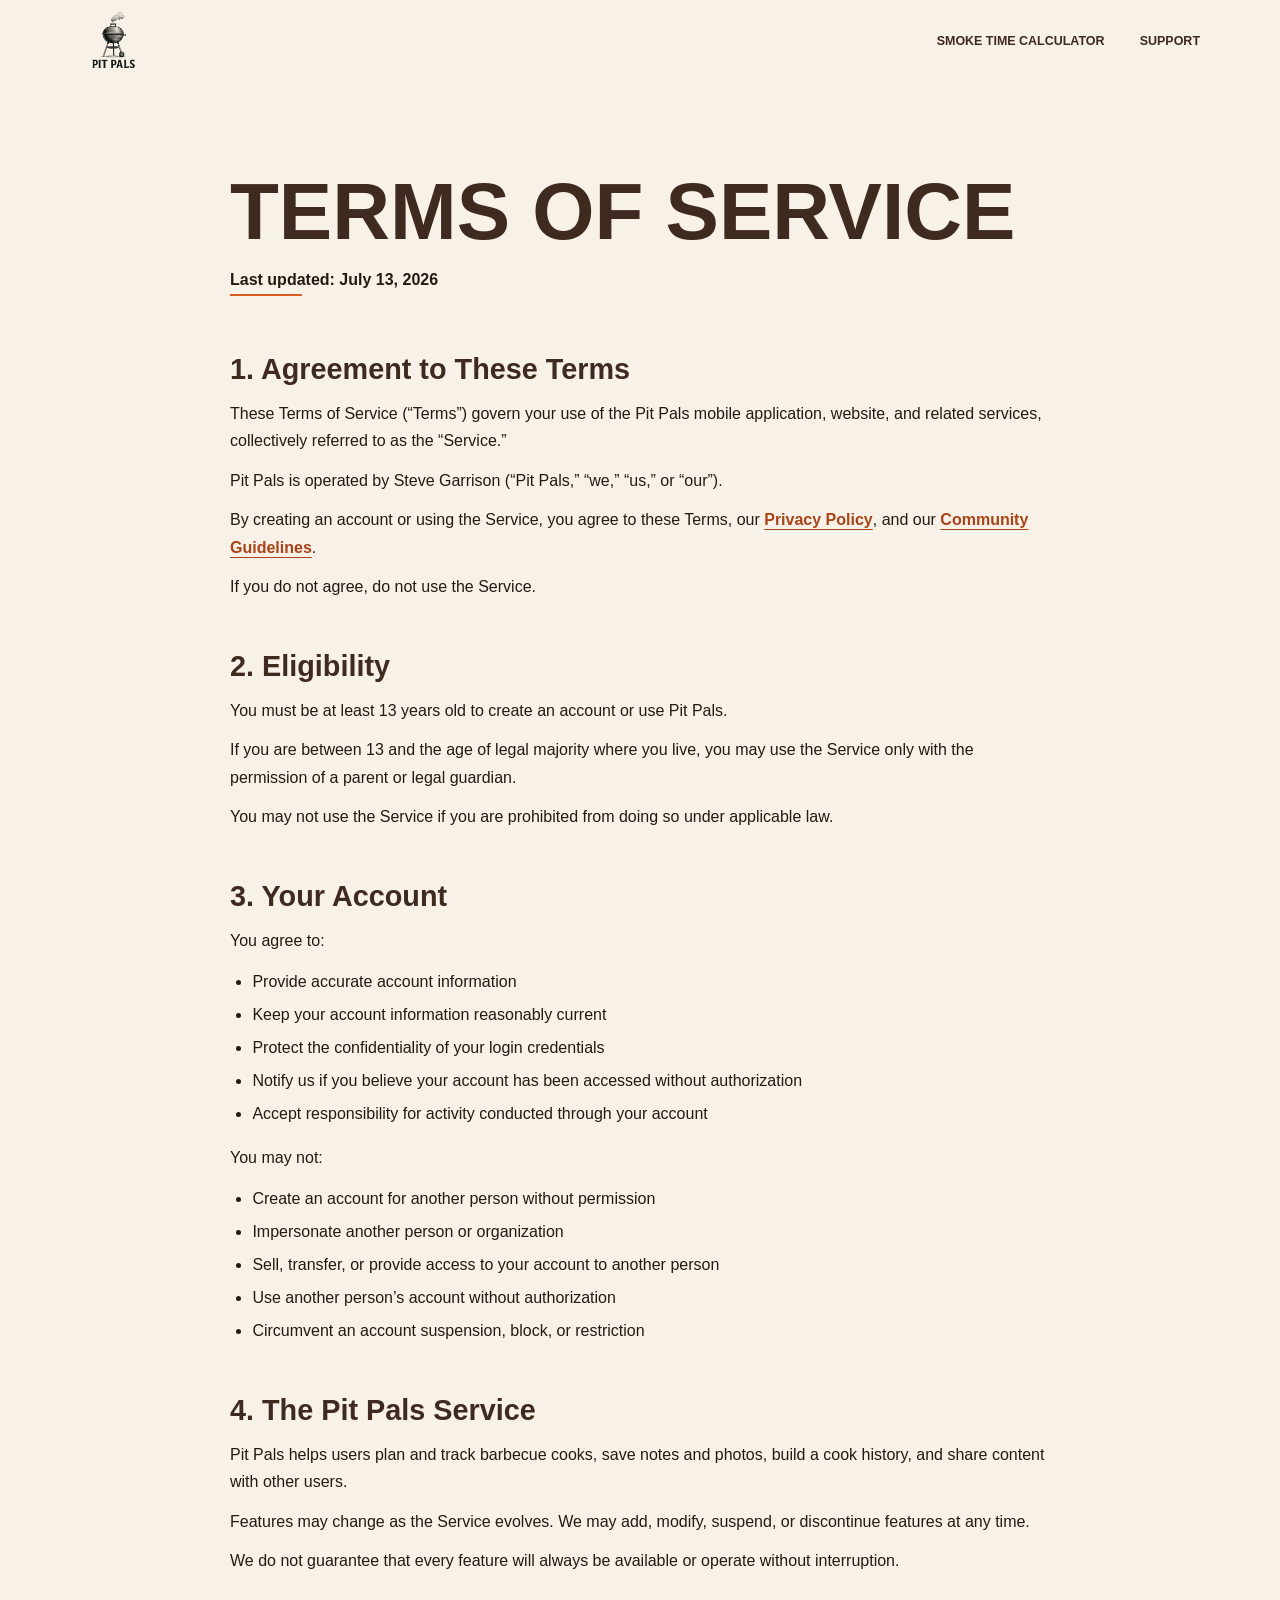
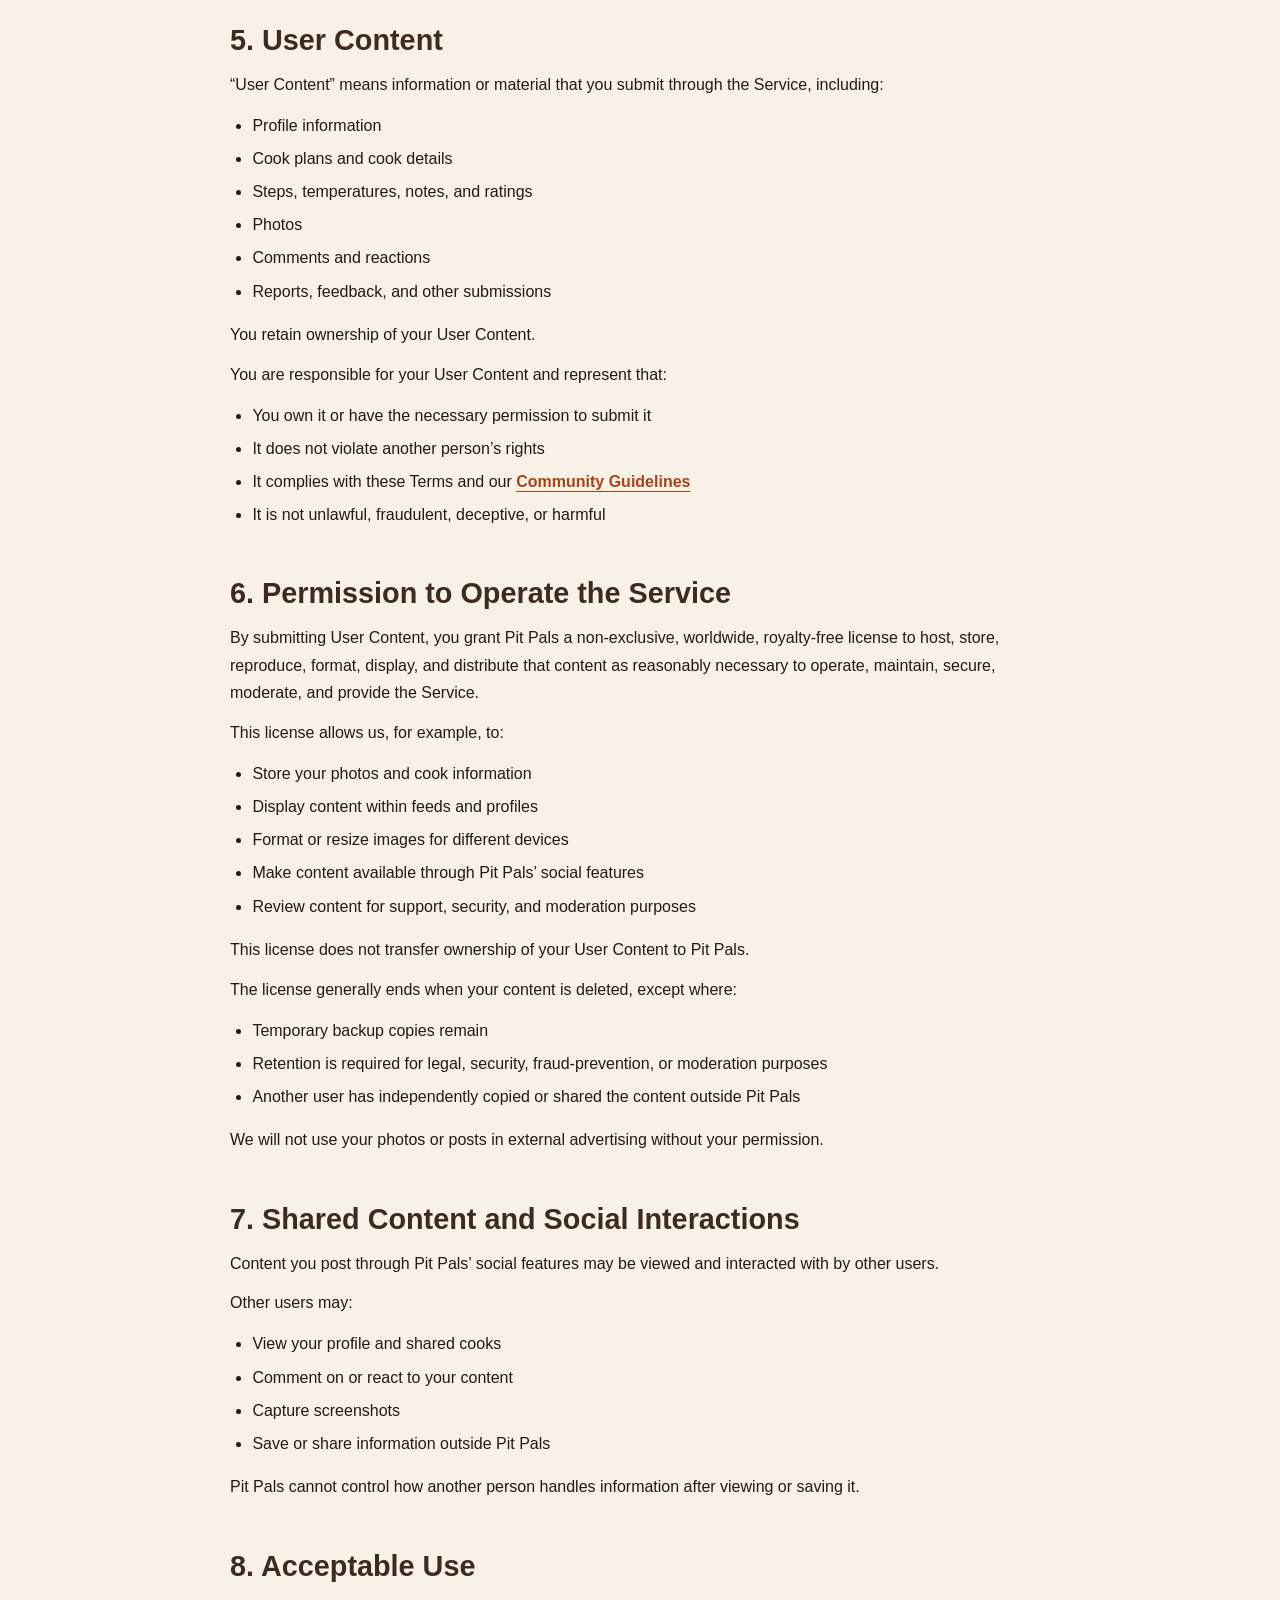
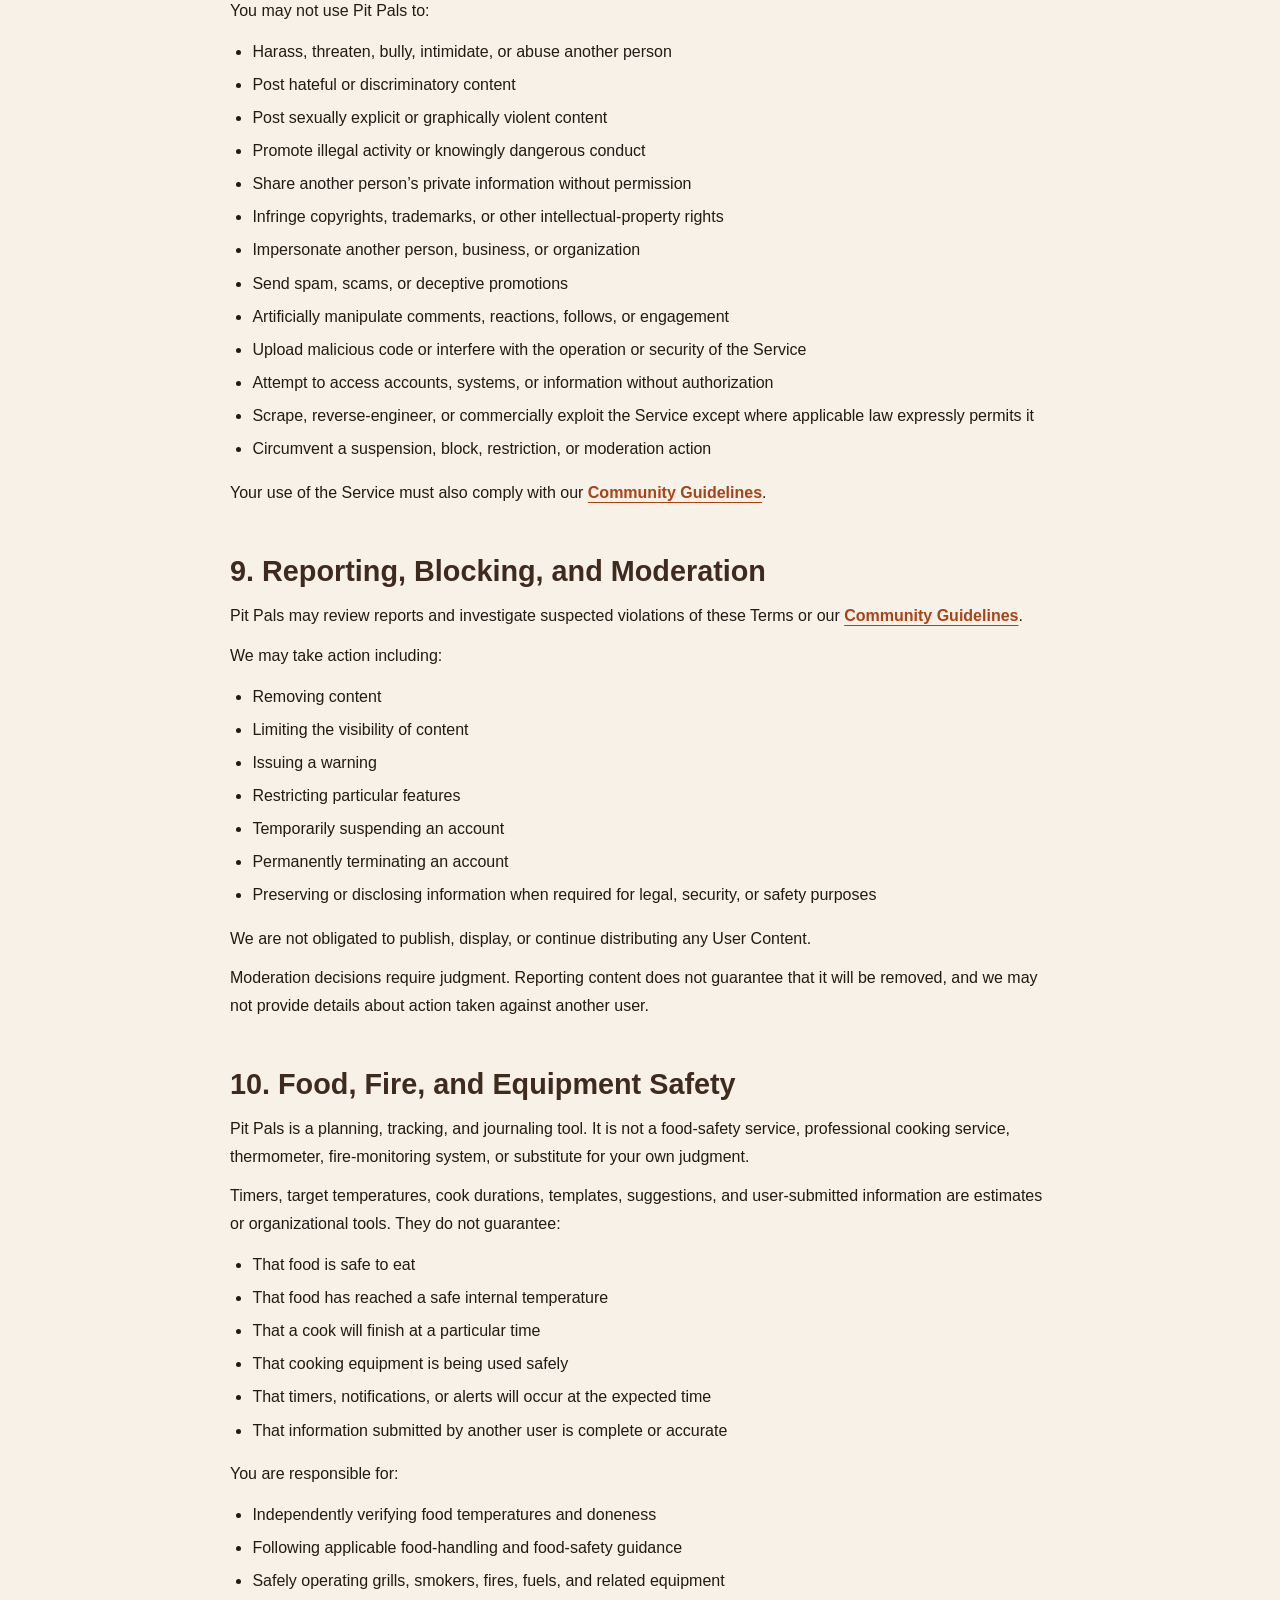
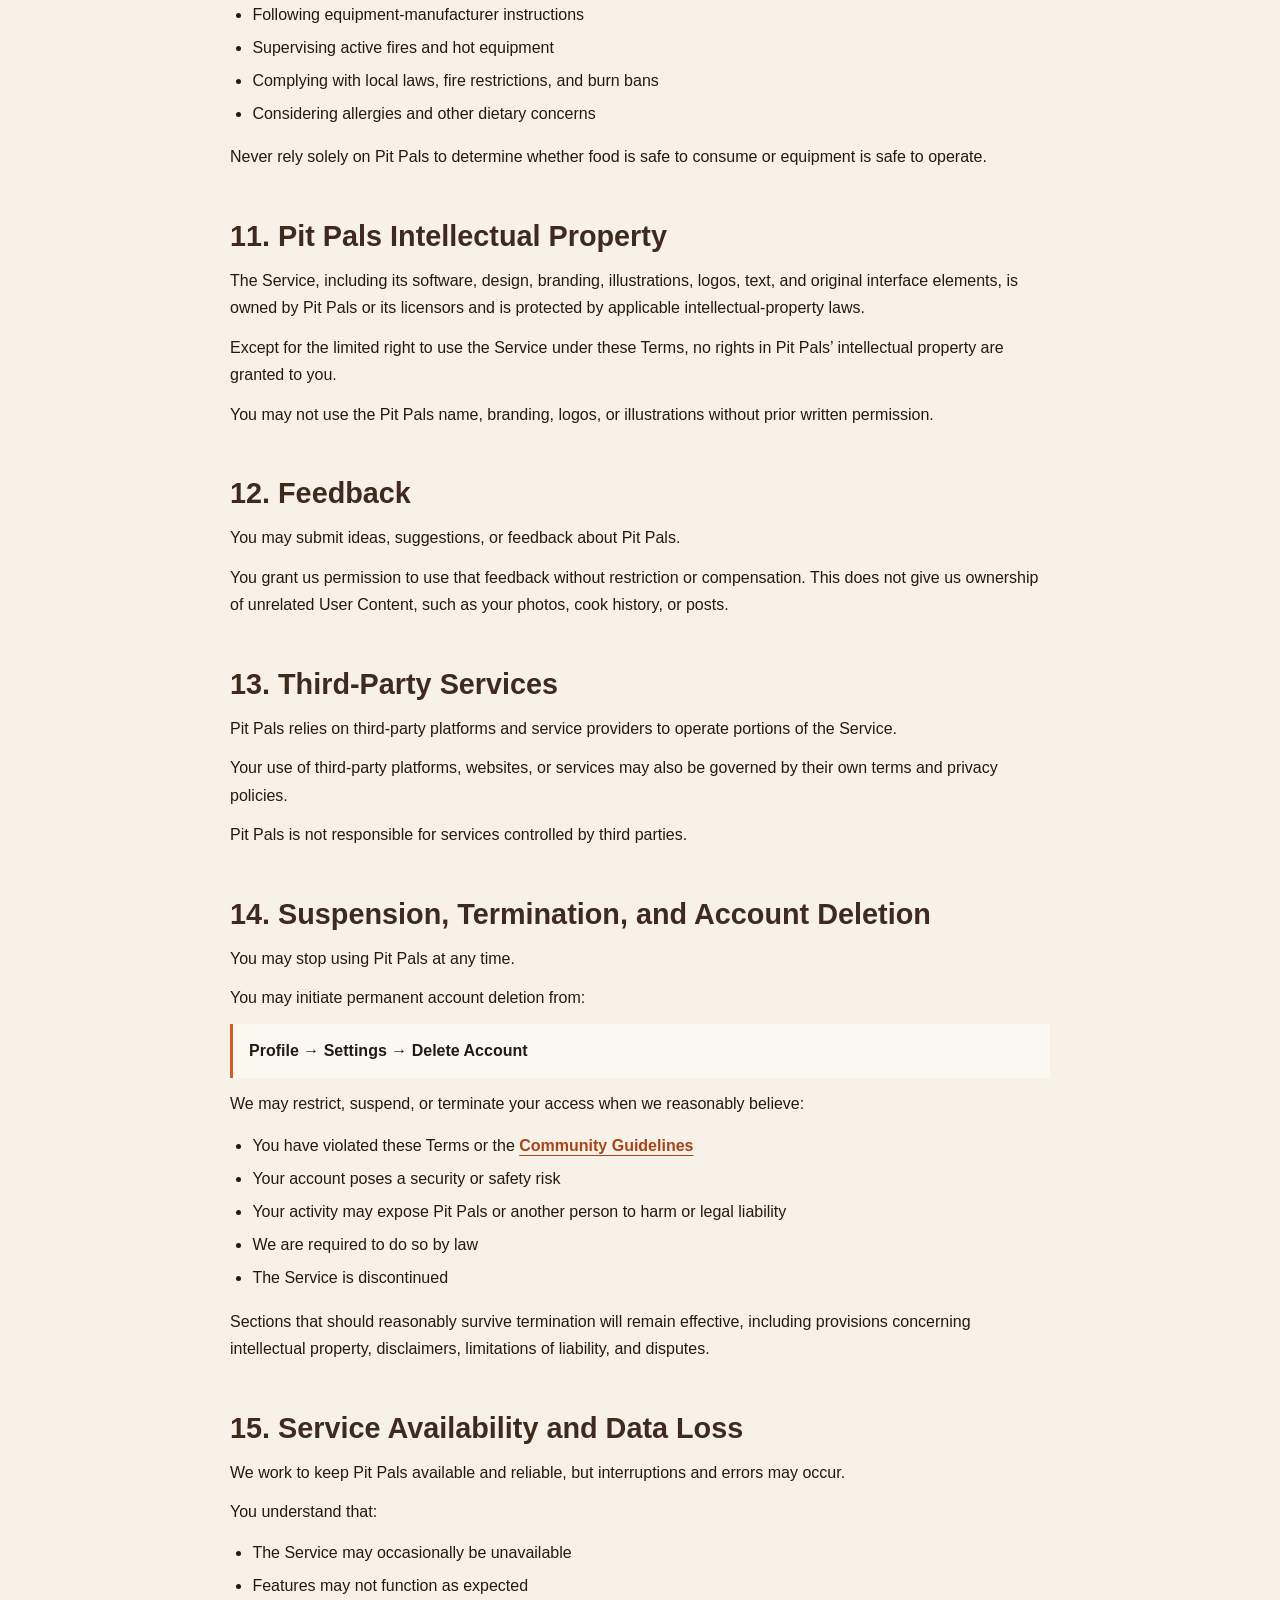
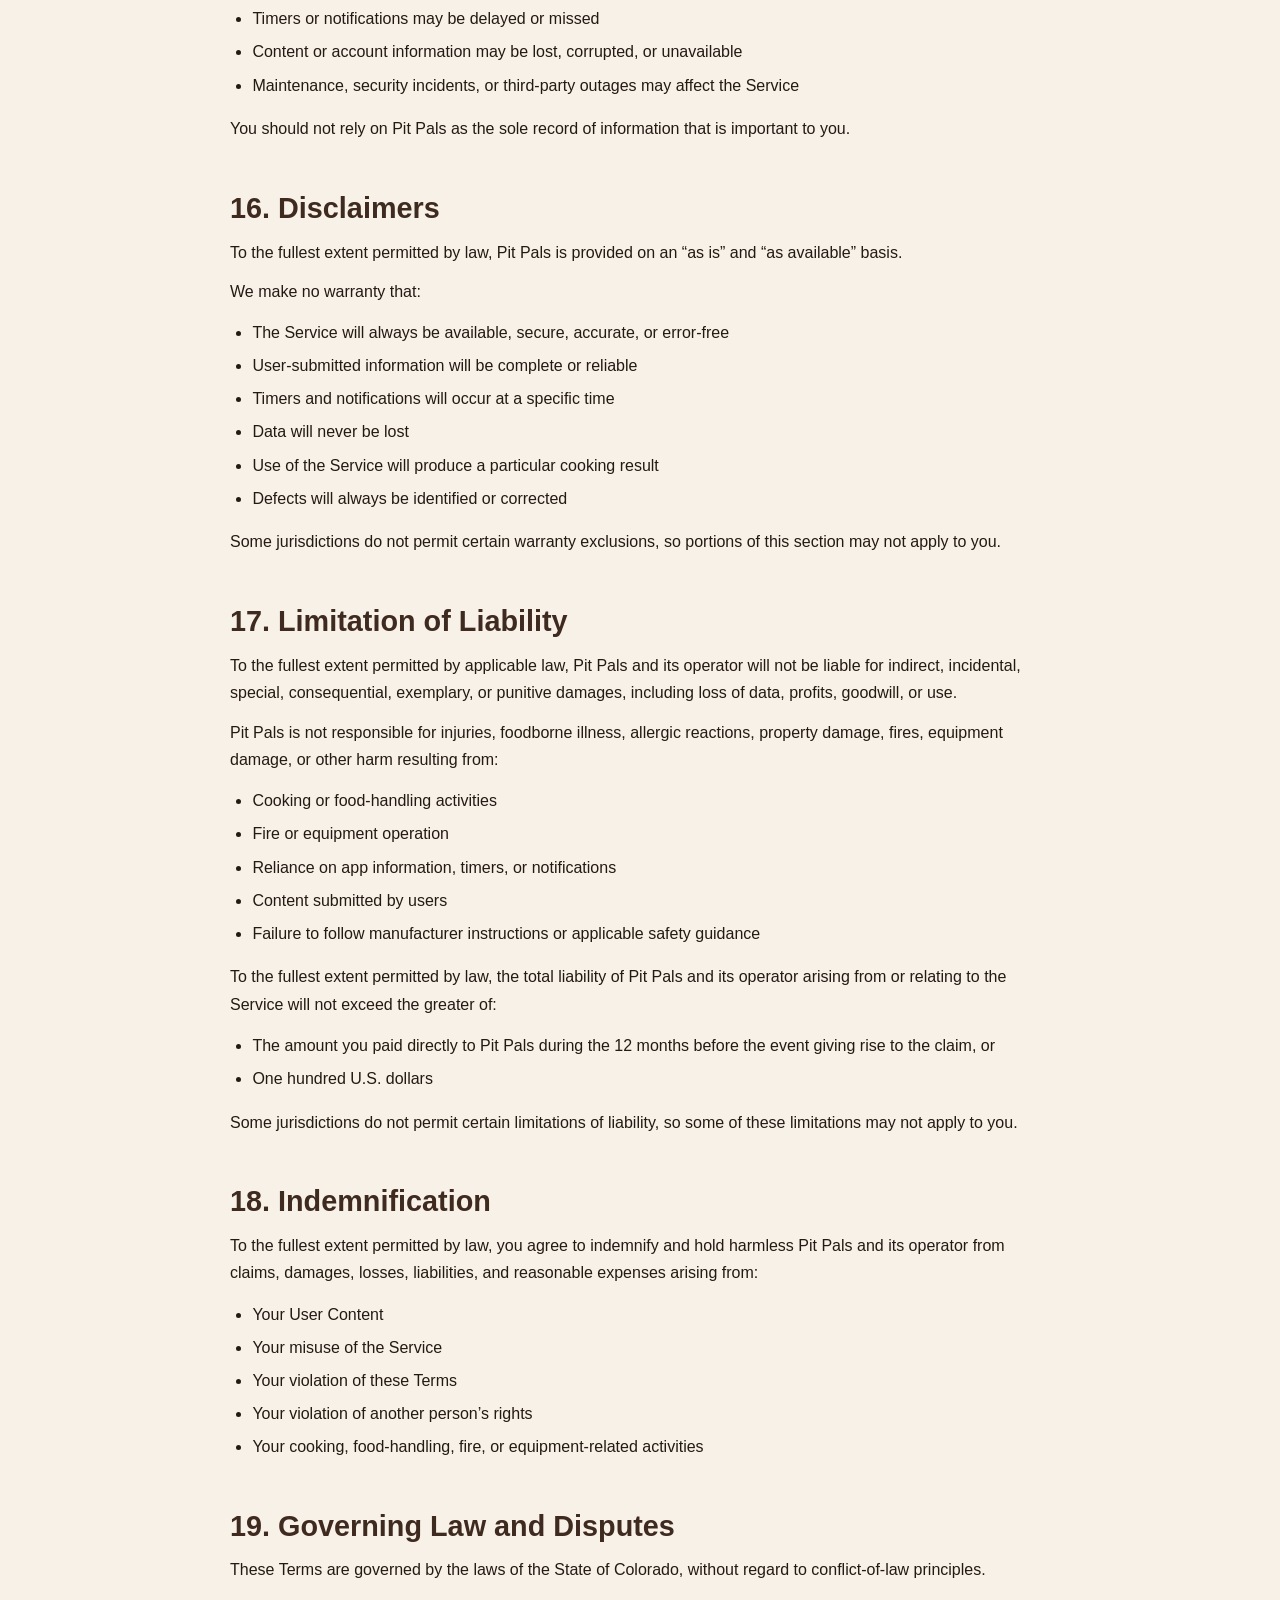
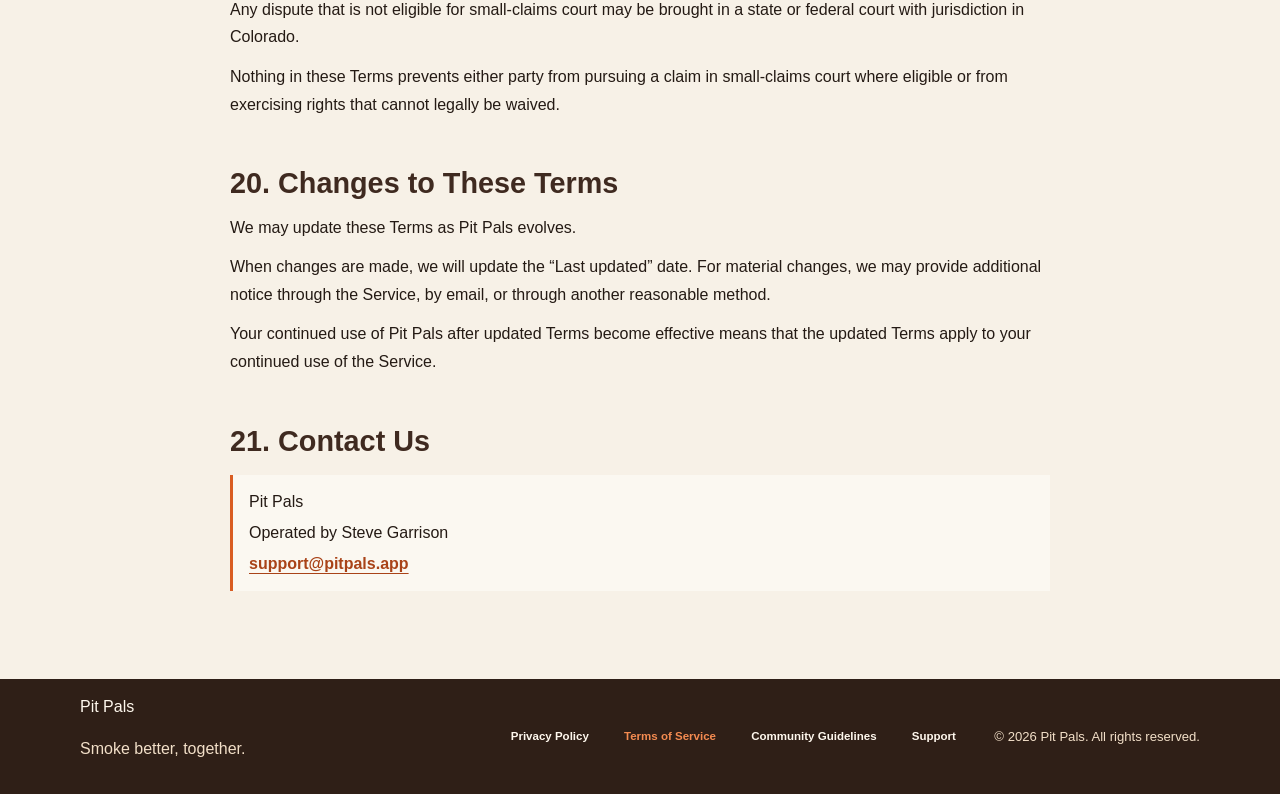
<file: terms/index.html>
<!doctype html>
<html lang="en">
  <head>
    <meta charset="utf-8">
    <meta name="viewport" content="width=device-width, initial-scale=1">
    <title>Terms of Service | Pit Pals</title>
    <meta name="description" content="Read the terms for using the Pit Pals barbecue cooking app, website, and related services.">
    <link rel="canonical" href="https://pitpals.app/terms/">
    <meta property="og:site_name" content="Pit Pals">
    <meta property="og:locale" content="en_US">
    <meta property="og:type" content="website">
    <meta property="og:title" content="Terms of Service | Pit Pals">
    <meta property="og:description" content="Read the terms for using the Pit Pals barbecue cooking app, website, and related services.">
    <meta property="og:url" content="https://pitpals.app/terms/">
    <meta property="og:image" content="https://pitpals.app/assets/images/social-header.jpg">
    <meta property="og:image:type" content="image/jpeg">
    <meta property="og:image:width" content="1600">
    <meta property="og:image:height" content="686">
    <meta property="og:image:alt" content="Pit Pals — Smoke better, together.">
    <meta name="twitter:card" content="summary_large_image">
    <meta name="twitter:title" content="Terms of Service | Pit Pals">
    <meta name="twitter:description" content="Read the terms for using the Pit Pals barbecue cooking app, website, and related services.">
    <meta name="twitter:image" content="https://pitpals.app/assets/images/social-header.jpg">
    <meta name="apple-itunes-app" content="app-id=6781048336">
    <link rel="icon" href="../assets/images/favicon.png" type="image/png">
    <link rel="stylesheet" href="../assets/styles.css">
  </head>
  <body>
    <a class="skip-link" href="#main-content">Skip to content</a>

    <header class="site-header">
      <div class="container header-inner">
        <a class="brand" href="/" aria-label="Pit Pals home">
          <img class="brand-logo" width="256" height="256" src="../assets/images/appicon.png" alt="Pit Pals">
        </a>
        <input class="nav-toggle-checkbox" type="checkbox" id="nav-toggle" aria-label="Toggle navigation">
        <label class="nav-toggle" for="nav-toggle">
          <span></span>
          <span></span>
          <span></span>
        </label>
        <nav class="site-nav" aria-label="Main navigation">
          <a href="/smoking-time-calculator/">Smoke Time Calculator</a>
          <a href="/support/">Support</a>
        </nav>
      </div>
    </header>

    <main id="main-content" class="document-main">
      <article class="container legal-document">
        <header class="document-header">
          <h1>Terms of Service</h1>
          <p class="document-updated">Last updated: July 13, 2026</p>
          <div class="document-divider" aria-hidden="true"></div>
        </header>

        <section class="document-section">
          <h2>1. Agreement to These Terms</h2>
          <p>These Terms of Service (“Terms”) govern your use of the Pit Pals mobile application, website, and related services, collectively referred to as the “Service.”</p>
          <p>Pit Pals is operated by Steve Garrison (“Pit Pals,” “we,” “us,” or “our”).</p>
          <p>By creating an account or using the Service, you agree to these Terms, our <a href="/privacy/">Privacy Policy</a>, and our <a href="/community-guidelines/">Community Guidelines</a>.</p>
          <p>If you do not agree, do not use the Service.</p>
        </section>

        <section class="document-section">
          <h2>2. Eligibility</h2>
          <p>You must be at least 13 years old to create an account or use Pit Pals.</p>
          <p>If you are between 13 and the age of legal majority where you live, you may use the Service only with the permission of a parent or legal guardian.</p>
          <p>You may not use the Service if you are prohibited from doing so under applicable law.</p>
        </section>

        <section class="document-section">
          <h2>3. Your Account</h2>
          <p>You agree to:</p>
          <ul>
            <li>Provide accurate account information</li>
            <li>Keep your account information reasonably current</li>
            <li>Protect the confidentiality of your login credentials</li>
            <li>Notify us if you believe your account has been accessed without authorization</li>
            <li>Accept responsibility for activity conducted through your account</li>
          </ul>
          <p>You may not:</p>
          <ul>
            <li>Create an account for another person without permission</li>
            <li>Impersonate another person or organization</li>
            <li>Sell, transfer, or provide access to your account to another person</li>
            <li>Use another person’s account without authorization</li>
            <li>Circumvent an account suspension, block, or restriction</li>
          </ul>
        </section>

        <section class="document-section">
          <h2>4. The Pit Pals Service</h2>
          <p>Pit Pals helps users plan and track barbecue cooks, save notes and photos, build a cook history, and share content with other users.</p>
          <p>Features may change as the Service evolves. We may add, modify, suspend, or discontinue features at any time.</p>
          <p>We do not guarantee that every feature will always be available or operate without interruption.</p>
        </section>

        <section class="document-section">
          <h2>5. User Content</h2>
          <p>“User Content” means information or material that you submit through the Service, including:</p>
          <ul>
            <li>Profile information</li>
            <li>Cook plans and cook details</li>
            <li>Steps, temperatures, notes, and ratings</li>
            <li>Photos</li>
            <li>Comments and reactions</li>
            <li>Reports, feedback, and other submissions</li>
          </ul>
          <p>You retain ownership of your User Content.</p>
          <p>You are responsible for your User Content and represent that:</p>
          <ul>
            <li>You own it or have the necessary permission to submit it</li>
            <li>It does not violate another person’s rights</li>
            <li>It complies with these Terms and our <a href="/community-guidelines/">Community Guidelines</a></li>
            <li>It is not unlawful, fraudulent, deceptive, or harmful</li>
          </ul>
        </section>

        <section class="document-section">
          <h2>6. Permission to Operate the Service</h2>
          <p>By submitting User Content, you grant Pit Pals a non-exclusive, worldwide, royalty-free license to host, store, reproduce, format, display, and distribute that content as reasonably necessary to operate, maintain, secure, moderate, and provide the Service.</p>
          <p>This license allows us, for example, to:</p>
          <ul>
            <li>Store your photos and cook information</li>
            <li>Display content within feeds and profiles</li>
            <li>Format or resize images for different devices</li>
            <li>Make content available through Pit Pals’ social features</li>
            <li>Review content for support, security, and moderation purposes</li>
          </ul>
          <p>This license does not transfer ownership of your User Content to Pit Pals.</p>
          <p>The license generally ends when your content is deleted, except where:</p>
          <ul>
            <li>Temporary backup copies remain</li>
            <li>Retention is required for legal, security, fraud-prevention, or moderation purposes</li>
            <li>Another user has independently copied or shared the content outside Pit Pals</li>
          </ul>
          <p>We will not use your photos or posts in external advertising without your permission.</p>
        </section>

        <section class="document-section">
          <h2>7. Shared Content and Social Interactions</h2>
          <p>Content you post through Pit Pals’ social features may be viewed and interacted with by other users.</p>
          <p>Other users may:</p>
          <ul>
            <li>View your profile and shared cooks</li>
            <li>Comment on or react to your content</li>
            <li>Capture screenshots</li>
            <li>Save or share information outside Pit Pals</li>
          </ul>
          <p>Pit Pals cannot control how another person handles information after viewing or saving it.</p>
        </section>

        <section class="document-section">
          <h2>8. Acceptable Use</h2>
          <p>You may not use Pit Pals to:</p>
          <ul>
            <li>Harass, threaten, bully, intimidate, or abuse another person</li>
            <li>Post hateful or discriminatory content</li>
            <li>Post sexually explicit or graphically violent content</li>
            <li>Promote illegal activity or knowingly dangerous conduct</li>
            <li>Share another person’s private information without permission</li>
            <li>Infringe copyrights, trademarks, or other intellectual-property rights</li>
            <li>Impersonate another person, business, or organization</li>
            <li>Send spam, scams, or deceptive promotions</li>
            <li>Artificially manipulate comments, reactions, follows, or engagement</li>
            <li>Upload malicious code or interfere with the operation or security of the Service</li>
            <li>Attempt to access accounts, systems, or information without authorization</li>
            <li>Scrape, reverse-engineer, or commercially exploit the Service except where applicable law expressly permits it</li>
            <li>Circumvent a suspension, block, restriction, or moderation action</li>
          </ul>
          <p>Your use of the Service must also comply with our <a href="/community-guidelines/">Community Guidelines</a>.</p>
        </section>

        <section class="document-section">
          <h2>9. Reporting, Blocking, and Moderation</h2>
          <p>Pit Pals may review reports and investigate suspected violations of these Terms or our <a href="/community-guidelines/">Community Guidelines</a>.</p>
          <p>We may take action including:</p>
          <ul>
            <li>Removing content</li>
            <li>Limiting the visibility of content</li>
            <li>Issuing a warning</li>
            <li>Restricting particular features</li>
            <li>Temporarily suspending an account</li>
            <li>Permanently terminating an account</li>
            <li>Preserving or disclosing information when required for legal, security, or safety purposes</li>
          </ul>
          <p>We are not obligated to publish, display, or continue distributing any User Content.</p>
          <p>Moderation decisions require judgment. Reporting content does not guarantee that it will be removed, and we may not provide details about action taken against another user.</p>
        </section>

        <section class="document-section">
          <h2>10. Food, Fire, and Equipment Safety</h2>
          <p>Pit Pals is a planning, tracking, and journaling tool. It is not a food-safety service, professional cooking service, thermometer, fire-monitoring system, or substitute for your own judgment.</p>
          <p>Timers, target temperatures, cook durations, templates, suggestions, and user-submitted information are estimates or organizational tools. They do not guarantee:</p>
          <ul>
            <li>That food is safe to eat</li>
            <li>That food has reached a safe internal temperature</li>
            <li>That a cook will finish at a particular time</li>
            <li>That cooking equipment is being used safely</li>
            <li>That timers, notifications, or alerts will occur at the expected time</li>
            <li>That information submitted by another user is complete or accurate</li>
          </ul>
          <p>You are responsible for:</p>
          <ul>
            <li>Independently verifying food temperatures and doneness</li>
            <li>Following applicable food-handling and food-safety guidance</li>
            <li>Safely operating grills, smokers, fires, fuels, and related equipment</li>
            <li>Following equipment-manufacturer instructions</li>
            <li>Supervising active fires and hot equipment</li>
            <li>Complying with local laws, fire restrictions, and burn bans</li>
            <li>Considering allergies and other dietary concerns</li>
          </ul>
          <p>Never rely solely on Pit Pals to determine whether food is safe to consume or equipment is safe to operate.</p>
        </section>

        <section class="document-section">
          <h2>11. Pit Pals Intellectual Property</h2>
          <p>The Service, including its software, design, branding, illustrations, logos, text, and original interface elements, is owned by Pit Pals or its licensors and is protected by applicable intellectual-property laws.</p>
          <p>Except for the limited right to use the Service under these Terms, no rights in Pit Pals’ intellectual property are granted to you.</p>
          <p>You may not use the Pit Pals name, branding, logos, or illustrations without prior written permission.</p>
        </section>

        <section class="document-section">
          <h2>12. Feedback</h2>
          <p>You may submit ideas, suggestions, or feedback about Pit Pals.</p>
          <p>You grant us permission to use that feedback without restriction or compensation. This does not give us ownership of unrelated User Content, such as your photos, cook history, or posts.</p>
        </section>

        <section class="document-section">
          <h2>13. Third-Party Services</h2>
          <p>Pit Pals relies on third-party platforms and service providers to operate portions of the Service.</p>
          <p>Your use of third-party platforms, websites, or services may also be governed by their own terms and privacy policies.</p>
          <p>Pit Pals is not responsible for services controlled by third parties.</p>
        </section>

        <section class="document-section">
          <h2>14. Suspension, Termination, and Account Deletion</h2>
          <p>You may stop using Pit Pals at any time.</p>
          <p>You may initiate permanent account deletion from:</p>
          <p class="document-path">Profile → Settings → Delete Account</p>
          <p>We may restrict, suspend, or terminate your access when we reasonably believe:</p>
          <ul>
            <li>You have violated these Terms or the <a href="/community-guidelines/">Community Guidelines</a></li>
            <li>Your account poses a security or safety risk</li>
            <li>Your activity may expose Pit Pals or another person to harm or legal liability</li>
            <li>We are required to do so by law</li>
            <li>The Service is discontinued</li>
          </ul>
          <p>Sections that should reasonably survive termination will remain effective, including provisions concerning intellectual property, disclaimers, limitations of liability, and disputes.</p>
        </section>

        <section class="document-section">
          <h2>15. Service Availability and Data Loss</h2>
          <p>We work to keep Pit Pals available and reliable, but interruptions and errors may occur.</p>
          <p>You understand that:</p>
          <ul>
            <li>The Service may occasionally be unavailable</li>
            <li>Features may not function as expected</li>
            <li>Timers or notifications may be delayed or missed</li>
            <li>Content or account information may be lost, corrupted, or unavailable</li>
            <li>Maintenance, security incidents, or third-party outages may affect the Service</li>
          </ul>
          <p>You should not rely on Pit Pals as the sole record of information that is important to you.</p>
        </section>

        <section class="document-section">
          <h2>16. Disclaimers</h2>
          <p>To the fullest extent permitted by law, Pit Pals is provided on an “as is” and “as available” basis.</p>
          <p>We make no warranty that:</p>
          <ul>
            <li>The Service will always be available, secure, accurate, or error-free</li>
            <li>User-submitted information will be complete or reliable</li>
            <li>Timers and notifications will occur at a specific time</li>
            <li>Data will never be lost</li>
            <li>Use of the Service will produce a particular cooking result</li>
            <li>Defects will always be identified or corrected</li>
          </ul>
          <p>Some jurisdictions do not permit certain warranty exclusions, so portions of this section may not apply to you.</p>
        </section>

        <section class="document-section">
          <h2>17. Limitation of Liability</h2>
          <p>To the fullest extent permitted by applicable law, Pit Pals and its operator will not be liable for indirect, incidental, special, consequential, exemplary, or punitive damages, including loss of data, profits, goodwill, or use.</p>
          <p>Pit Pals is not responsible for injuries, foodborne illness, allergic reactions, property damage, fires, equipment damage, or other harm resulting from:</p>
          <ul>
            <li>Cooking or food-handling activities</li>
            <li>Fire or equipment operation</li>
            <li>Reliance on app information, timers, or notifications</li>
            <li>Content submitted by users</li>
            <li>Failure to follow manufacturer instructions or applicable safety guidance</li>
          </ul>
          <p>To the fullest extent permitted by law, the total liability of Pit Pals and its operator arising from or relating to the Service will not exceed the greater of:</p>
          <ul>
            <li>The amount you paid directly to Pit Pals during the 12 months before the event giving rise to the claim, or</li>
            <li>One hundred U.S. dollars</li>
          </ul>
          <p>Some jurisdictions do not permit certain limitations of liability, so some of these limitations may not apply to you.</p>
        </section>

        <section class="document-section">
          <h2>18. Indemnification</h2>
          <p>To the fullest extent permitted by law, you agree to indemnify and hold harmless Pit Pals and its operator from claims, damages, losses, liabilities, and reasonable expenses arising from:</p>
          <ul>
            <li>Your User Content</li>
            <li>Your misuse of the Service</li>
            <li>Your violation of these Terms</li>
            <li>Your violation of another person’s rights</li>
            <li>Your cooking, food-handling, fire, or equipment-related activities</li>
          </ul>
        </section>

        <section class="document-section">
          <h2>19. Governing Law and Disputes</h2>
          <p>These Terms are governed by the laws of the State of Colorado, without regard to conflict-of-law principles.</p>
          <p>Any dispute that is not eligible for small-claims court may be brought in a state or federal court with jurisdiction in Colorado.</p>
          <p>Nothing in these Terms prevents either party from pursuing a claim in small-claims court where eligible or from exercising rights that cannot legally be waived.</p>
        </section>

        <section class="document-section">
          <h2>20. Changes to These Terms</h2>
          <p>We may update these Terms as Pit Pals evolves.</p>
          <p>When changes are made, we will update the “Last updated” date. For material changes, we may provide additional notice through the Service, by email, or through another reasonable method.</p>
          <p>Your continued use of Pit Pals after updated Terms become effective means that the updated Terms apply to your continued use of the Service.</p>
        </section>

        <section class="document-section">
          <h2>21. Contact Us</h2>
          <address class="document-contact">
            <p>Pit Pals</p>
            <p>Operated by Steve Garrison</p>
            <p><a href="mailto:support@pitpals.app">support@pitpals.app</a></p>
          </address>
        </section>
      </article>
    </main>

    <footer class="site-footer">
      <div class="container footer-inner">
        <div>
          <a class="footer-brand" href="/">Pit Pals</a>
          <p>Smoke better, together.</p>
        </div>
        <nav class="footer-nav" aria-label="Footer navigation">
          <a href="/privacy/">Privacy Policy</a>
          <a href="/terms/" aria-current="page">Terms of Service</a>
          <a href="/community-guidelines/">Community Guidelines</a>
          <a href="/support/">Support</a>
        </nav>
        <p class="copyright">© 2026 Pit Pals. All rights reserved.</p>
      </div>
    </footer>
  </body>
</html>
</file>
<file: assets/styles.css>
:root {
  --bg: #f7f1e7;
  --surface: #fffdf8;
  --text: #3f2a20;
  --footer: #2f1f17;
  --muted: #6e5a4d;
  --accent: #d95d22;
  --accent-dark: #a94318;
  --border: #e4d6c3;
  --container: 1120px;
}

*,
*::before,
*::after {
  box-sizing: border-box;
}

html {
  scroll-behavior: smooth;
}

body {
  margin: 0;
  overflow-x: hidden;
  background: var(--bg);
  color: var(--text);
  font-family: -apple-system, BlinkMacSystemFont, "Segoe UI", sans-serif;
  font-size: 16px;
  line-height: 1.65;
  text-rendering: optimizeLegibility;
}

@media (prefers-reduced-motion: reduce) {
  *,
  *::before,
  *::after {
    scroll-behavior: auto !important;
  }
}

img,
svg {
  display: block;
  max-width: 100%;
}

a {
  color: inherit;
}

a:focus-visible,
button:focus-visible {
  outline: 3px solid rgba(217, 93, 34, 0.5);
  outline-offset: 4px;
}

.skip-link {
  position: absolute;
  top: 1rem;
  left: 1rem;
  z-index: 20;
  transform: translateY(-150%);
  border-radius: 999px;
  background: var(--footer);
  color: var(--surface);
  padding: 0.65rem 1rem;
  font-weight: 800;
  text-decoration: none;
}

.skip-link:focus {
  transform: translateY(0);
}

.container {
  width: min(100% - 2rem, var(--container));
  margin-inline: auto;
}

.narrow {
  width: min(100% - 2rem, 760px);
}

.site-header {
  position: sticky;
  top: 0;
  z-index: 10;
  background: rgba(247, 241, 231, 0.94);
}

.header-inner {
  display: flex;
  align-items: center;
  justify-content: space-between;
  gap: 1rem;
  padding-block: 0.45rem;
}

.brand,
.footer-brand {
  display: inline-flex;
  align-items: center;
  color: inherit;
  text-decoration: none;
}

.brand-logo {
  width: clamp(3.6rem, 6vw, 4.25rem);
  height: auto;
  mix-blend-mode: multiply;
}

.nav-toggle-checkbox,
.nav-toggle {
  display: none;
}

.site-nav,
.footer-nav {
  display: flex;
  flex-wrap: wrap;
  align-items: center;
  justify-content: flex-end;
  gap: 0.5rem clamp(1rem, 3vw, 2.2rem);
}

.site-nav a,
.footer-nav a {
  min-height: 36px;
  display: inline-flex;
  align-items: center;
  color: var(--text);
  font-size: 0.78rem;
  font-weight: 900;
  text-decoration: none;
  text-transform: uppercase;
}

.site-nav a:hover,
.site-nav a[aria-current="page"] {
  color: var(--accent);
}

.hero {
  padding-block: clamp(2.5rem, 6vw, 5.8rem) clamp(2rem, 5vw, 4.2rem);
}

.hero-grid {
  display: grid;
  grid-template-columns: minmax(0, 1fr) minmax(18rem, 0.78fr);
  align-items: center;
  gap: clamp(2.5rem, 7vw, 5.5rem);
}

.hero-copy,
.hero-art,
.feature {
  min-width: 0;
}

h1,
h2,
h3,
p {
  overflow-wrap: break-word;
}

h1,
h2,
h3 {
  margin: 0;
  color: var(--text);
  font-family: Impact, Haettenschweiler, "Arial Narrow Bold", "Arial Narrow", sans-serif;
  font-weight: 900;
  letter-spacing: 0;
  line-height: 1.05;
  text-transform: uppercase;
}

h1 {
  max-width: 15ch;
  font-size: clamp(3.25rem, 4.65vw, 5rem);
}

h1 span,
.journal-cta h2 span {
  display: block;
}

.accent-line {
  color: var(--accent);
}

.hero-text {
  max-width: 34rem;
  margin: 2rem 0 1.55rem;
  color: #1f1712;
  font-size: clamp(1.02rem, 1.5vw, 1.18rem);
  line-height: 1.75;
}

.button {
  min-height: 44px;
  border: 0;
  border-radius: 0.45rem;
  padding: 0.95rem 1.35rem;
  background: none;
  color: inherit;
  font: inherit;
  font-weight: 900;
  text-transform: uppercase;
}

.button-primary {
  background: var(--accent);
  color: #fffaf1;
  box-shadow: 0 10px 18px rgba(169, 67, 24, 0.14);
}

.hero-art {
  display: flex;
  justify-content: center;
}

.app-store-link {
  display: inline-flex;
  align-items: center;
  justify-content: center;
  text-align: center;
  text-decoration: none;
  background: var(--accent-dark);
}

.app-store-link:hover {
  background: var(--footer);
}

.app-preview {
  width: 100%;
  height: auto;
  border: 1px solid var(--border);
  border-radius: 1rem;
  box-shadow: 0 14px 34px rgba(63, 42, 32, 0.1);
}

.hero-preview {
  max-width: 360px;
}

.feature-preview {
  max-width: 360px;
  margin-bottom: 1.75rem;
}

.phone-frame {
  width: min(100%, 21rem);
  border: 0.58rem solid #14110f;
  border-radius: 2.45rem;
  background: var(--surface);
  padding: 0.7rem;
  box-shadow: 0 18px 38px rgba(63, 42, 32, 0.18);
}

.phone-frame img {
  width: 100%;
  aspect-ratio: 9 / 16;
  border-radius: 1.75rem;
  object-fit: contain;
  background: #fffdf8;
}

.features {
  padding-block: clamp(2.2rem, 5vw, 4rem);
  border-top: 1px solid var(--border);
  border-bottom: 1px solid var(--border);
}

.feature-grid {
  display: grid;
  grid-template-columns: repeat(3, minmax(0, 1fr));
  gap: clamp(2rem, 5vw, 4.5rem);
}

.feature {
  display: grid;
  justify-items: center;
  text-align: center;
}

.feature-icon {
  width: clamp(4.5rem, 8vw, 6.3rem);
  height: clamp(4.5rem, 8vw, 6.3rem);
  margin-bottom: 1rem;
  overflow: visible;
}

.feature-icon path,
.feature-icon circle {
  fill: none;
  stroke: var(--text);
  stroke-linecap: round;
  stroke-linejoin: round;
  stroke-width: 3;
}

.feature-icon .icon-accent {
  stroke: var(--accent);
}

.feature h2 {
  font-size: clamp(1.5rem, 2.5vw, 2.05rem);
}

.feature p {
  max-width: 18.5rem;
  margin: 0.75rem 0 0;
  color: #1f1712;
  font-size: 1rem;
}

.journal-cta {
  padding-block: clamp(2.5rem, 6vw, 5.4rem);
}

.calculator-home-link {
  border-bottom: 1px solid var(--border);
  padding-block: clamp(2.5rem, 5vw, 4rem);
}

.calculator-home-inner {
  display: flex;
  align-items: end;
  justify-content: space-between;
  gap: 2rem;
}

.calculator-home-inner h2 {
  max-width: 21ch;
  font-size: clamp(2rem, 3.6vw, 3.4rem);
}

.calculator-home-inner p:last-child {
  max-width: 42rem;
  margin: 1rem 0 0;
}

.calculator-home-inner .button {
  flex: 0 0 auto;
}

.journal-inner {
  display: grid;
  justify-items: center;
  text-align: center;
}

.journal-cta h2 {
  max-width: 18ch;
  font-size: clamp(2.3rem, 4.8vw, 4.25rem);
}

.journal-cta p {
  margin: 1rem 0 1.35rem;
  color: #1f1712;
  font-size: 1.08rem;
}

.site-footer {
  background: var(--footer);
  color: #fff8ee;
}

.footer-inner {
  display: grid;
  grid-template-columns: minmax(9rem, 1fr) auto auto;
  align-items: center;
  gap: 0.65rem clamp(1.25rem, 3vw, 2.5rem);
  padding-block: 0.95rem;
}

.footer-brand-group p {
  margin: 0.15rem 0 0;
  color: #f2dfc8;
  font-size: 0.8rem;
}

.site-footer p {
  color: #f2dfc8;
}

.footer-nav a {
  min-height: 32px;
  color: #fff8ee;
  font-size: 0.72rem;
  font-weight: 750;
  text-transform: none;
}

.footer-nav a:hover,
.footer-nav a[aria-current="page"] {
  color: #f48b51;
}

.copyright {
  margin: 0;
  color: #f2dfc8;
  font-size: 0.82rem;
  text-align: right;
}

.section {
  padding-block: clamp(4rem, 8vw, 7rem);
}

.eyebrow {
  margin: 0 0 0.85rem;
  color: var(--accent-dark);
  font-size: 0.78rem;
  font-weight: 850;
  letter-spacing: 0;
  text-transform: uppercase;
}

.document-main {
  padding-block: clamp(3rem, 7vw, 5.5rem);
}

.legal-document,
.support-document {
  width: min(100% - 2rem, 820px);
  color: var(--text);
}

.document-header {
  margin-bottom: clamp(2rem, 5vw, 3.5rem);
}

.document-header h1 {
  max-width: none;
  font-size: clamp(2.75rem, 7vw, 5rem);
}

.document-updated {
  margin: 0.9rem 0 1.35rem;
  color: var(--accent);
  font-size: 0.98rem;
  font-weight: 850;
}

.document-divider {
  width: 4.5rem;
  border-top: 2px solid var(--accent);
}

.document-section {
  scroll-margin-top: 6rem;
}

.document-section + .document-section {
  margin-top: clamp(2rem, 5vw, 3rem);
}

.legal-document h2,
.support-document h2,
.legal-document h3,
.support-document h3 {
  font-family: -apple-system, BlinkMacSystemFont, "Segoe UI", sans-serif;
  text-transform: none;
}

.legal-document h2,
.support-document h2 {
  margin-bottom: 0.8rem;
  font-size: clamp(1.35rem, 3vw, 1.8rem);
  line-height: 1.22;
}

.legal-document h3,
.support-document h3 {
  margin-top: 1.45rem;
  margin-bottom: 0.55rem;
  font-size: clamp(1.08rem, 2vw, 1.2rem);
  line-height: 1.3;
}

.legal-document p,
.support-document p,
.legal-document li,
.support-document li {
  color: #241a14;
  font-size: 1rem;
  line-height: 1.72;
}

.legal-document p,
.support-document p {
  margin: 0.75rem 0 0;
}

.legal-document ul,
.legal-document ol,
.support-document ul,
.support-document ol {
  margin: 0.85rem 0 1rem;
  padding-left: 1.4rem;
}

.legal-document li + li,
.support-document li + li {
  margin-top: 0.35rem;
}

.legal-document a,
.support-document a {
  color: var(--accent-dark);
  font-weight: 800;
  text-decoration-thickness: 0.08em;
  text-underline-offset: 0.22em;
  overflow-wrap: anywhere;
}

.legal-document a:hover,
.support-document a:hover {
  color: var(--accent);
}

.document-path,
.document-note,
.document-contact {
  border-left: 3px solid var(--accent);
  background: rgba(255, 253, 248, 0.58);
  padding: 0.85rem 1rem;
}

.document-path {
  color: var(--text);
  font-weight: 850;
}

.document-contact {
  margin-top: 1rem;
  font-style: normal;
}

.document-contact p {
  margin: 0;
}

.document-contact p + p {
  margin-top: 0.2rem;
}

.page-main {
  min-height: 58vh;
}

.page-card {
  border: 1px solid var(--border);
  border-radius: 1.25rem;
  background: rgba(255, 253, 248, 0.72);
  padding: clamp(1.5rem, 5vw, 3rem);
}

.page-card h1 {
  max-width: none;
  font-size: clamp(2.5rem, 7vw, 4.4rem);
}

.updated {
  margin: 1rem 0 1.5rem;
  color: var(--accent);
  font-weight: 800;
}

.notice {
  margin-bottom: 1.5rem;
  border: 1px solid rgba(217, 93, 34, 0.18);
  border-radius: 1rem;
  background: rgba(255, 253, 248, 0.56);
  padding: 1.1rem;
}

.notice h2 {
  font-family: -apple-system, BlinkMacSystemFont, "Segoe UI", sans-serif;
  font-size: clamp(1.35rem, 3vw, 1.8rem);
  text-transform: none;
}

.notice p {
  margin: 0.75rem 0 0;
  color: var(--muted);
}

.notice p:first-child {
  margin-top: 0;
}

.notice a,
.text-link {
  color: var(--accent-dark);
  font-weight: 850;
  text-decoration-color: rgba(217, 93, 34, 0.35);
  text-underline-offset: 0.25em;
}

.text-link:hover {
  color: var(--accent);
}

@media (max-width: 860px) {
  .hero-grid,
  .feature-grid,
  .footer-inner {
    grid-template-columns: 1fr;
  }

  .hero-copy {
    max-width: 39rem;
  }

  .hero-art {
    justify-content: flex-start;
  }

  .phone-frame {
    width: min(100%, 19rem);
  }

  .footer-inner,
  .copyright {
    text-align: left;
  }

  .footer-nav {
    justify-content: flex-start;
  }

  .calculator-home-inner {
    align-items: flex-start;
    flex-direction: column;
  }
}

@media (max-width: 560px) {
  .container,
  .narrow {
    width: min(100% - 1.25rem, var(--container));
  }

  .header-inner {
    position: relative;
    align-items: center;
    flex-direction: row;
    padding-block: 0.45rem;
  }

  .brand-logo {
    width: 3.6rem;
  }

  .nav-toggle-checkbox {
    display: block;
    position: absolute;
    width: 1px;
    height: 1px;
    overflow: hidden;
    clip: rect(0 0 0 0);
    clip-path: inset(50%);
    white-space: nowrap;
  }

  .nav-toggle {
    display: inline-flex;
    width: 44px;
    height: 44px;
    align-items: center;
    justify-content: center;
    flex-direction: column;
    gap: 5px;
    border: 1px solid rgba(63, 42, 32, 0.18);
    border-radius: 0.45rem;
    background: rgba(255, 253, 248, 0.42);
  }

  .nav-toggle span {
    width: 20px;
    height: 2px;
    border-radius: 999px;
    background: var(--text);
  }

  .nav-toggle-checkbox:focus-visible + .nav-toggle {
    outline: 3px solid rgba(217, 93, 34, 0.5);
    outline-offset: 4px;
  }

  .site-nav {
    display: none;
    position: absolute;
    top: calc(100% - 0.1rem);
    right: 0.625rem;
    z-index: 20;
    justify-content: flex-start;
    min-width: 10rem;
    border: 1px solid var(--border);
    border-radius: 0.6rem;
    background: var(--surface);
    box-shadow: 0 12px 26px rgba(63, 42, 32, 0.12);
    padding: 0.45rem;
  }

  .nav-toggle-checkbox:checked ~ .site-nav {
    display: grid;
  }

  .site-nav a {
    min-height: 44px;
    padding-inline: 0.7rem;
  }

  h1 {
    max-width: 100%;
    font-size: clamp(2.15rem, 10.2vw, 2.75rem);
  }

  .hero {
    padding-top: 1.75rem;
  }

  .button,
  .button-primary {
    width: 100%;
  }

  .hero-art {
    justify-content: center;
  }

  .phone-frame {
    width: min(100%, 17.5rem);
  }

  .features {
    padding-block: 2.5rem;
  }

  .feature-grid {
    gap: 2.75rem;
  }

  .journal-cta h2 {
    font-size: clamp(2.1rem, 10vw, 3rem);
  }

  .document-main {
    padding-block: 2.5rem 3.5rem;
  }

  .legal-document,
  .support-document {
    width: min(100% - 1.25rem, 820px);
  }

  .document-header h1 {
    font-size: clamp(2.25rem, 12vw, 3.25rem);
  }

  .legal-document ul,
  .legal-document ol,
  .support-document ul,
  .support-document ol {
    padding-left: 1.25rem;
  }
}
</file>
<file: assets/calculator.css>
.calculator-main { min-height: 60vh; }
.calculator-page .site-header { background: var(--bg); }
.calculator-intro { padding-block: clamp(2.8rem, 6vw, 5rem) 2rem; }
.calculator-intro h1 { max-width: 18ch; font-size: clamp(2.65rem, 6vw, 5.25rem); }
.calculator-intro > p:last-child { max-width: 43rem; margin: 1.2rem 0 0; color: #241a14; font-size: clamp(1.06rem, 1.6vw, 1.2rem); }
.calculator-shell { border: 1px solid var(--border); border-radius: 1.15rem; background: var(--surface); padding: clamp(1.2rem, 3.5vw, 2.6rem); box-shadow: 0 15px 40px rgba(63,42,32,.07); }
.calculator-shell-heading { border-bottom: 1px solid var(--border); padding-bottom: 1rem; margin-bottom: 1.6rem; }
.calculator-shell-heading h2 { font-size: clamp(1.7rem, 3vw, 2.45rem); }
.calculator-shell fieldset { min-width: 0; margin: 0; padding: 0; border: 0; }
.calculator-shell legend, .calculator-fields label { display: block; width: 100%; margin-bottom: .7rem; color: var(--text); font-weight: 850; font-size: .98rem; }
.cut-fieldset { margin-top: 1.5rem !important; }
.carousel { display: grid; grid-template-columns: 44px minmax(0, 1fr) 44px; gap: .35rem; align-items: center; }
.carousel-arrow { width: 44px; height: 54px; border: 1px solid var(--border); border-radius: .65rem; background: var(--bg); color: var(--text); font: inherit; font-size: 2.1rem; line-height: 1; cursor: pointer; touch-action: manipulation; }
.carousel-arrow:hover { background: #f0e2d1; }
.carousel-window { display: flex; min-width: 0; justify-content: center; gap: .35rem; overflow: hidden; touch-action: pan-y pinch-zoom; }
.carousel-tile { display: flex; flex: 1 1 0; min-width: 0; max-width: 160px; min-height: 145px; flex-direction: column; align-items: center; justify-content: center; gap: .3rem; border: 1px solid transparent; border-radius: 1rem; background: transparent; padding: .45rem .25rem; color: var(--text); font: inherit; cursor: pointer; touch-action: manipulation; }
.carousel-tile:hover { background: #faf1e5; }
.carousel-tile.is-selected { border-color: var(--accent); background: #fbe7d9; box-shadow: inset 0 0 0 1px rgba(217,93,34,.12); }
.carousel-tile img { width: min(100%, 106px); height: 95px; object-fit: contain; mix-blend-mode: multiply; }
.carousel-tile strong { display: block; min-height: 2.5rem; align-content: center; text-align: center; font-size: .82rem; line-height: 1.25; }
.carousel-count { margin: .45rem 0 0; color: var(--muted); text-align: center; font-size: .82rem; }
.calculator-fields { display: grid; grid-template-columns: repeat(2,minmax(0,1fr)); gap: 1.2rem; margin-top: 1.6rem; }
.calculator-fields input, .calculator-fields select { width: 100%; min-height: 52px; border: 1px solid #bba996; border-radius: .6rem; background: #fff; padding: .65rem .8rem; color: var(--text); font: inherit; }
.calculator-fields input:focus-visible, .calculator-fields select:focus-visible { outline: 3px solid rgba(217,93,34,.4); outline-offset: 2px; }
.unit { color: var(--muted); font-weight: 550; }
.form-hint { margin: .95rem 0 1.25rem; color: var(--muted); font-size: .9rem; }
.calculate-button { min-width: 15rem; margin-top: 1.25rem; cursor: pointer; }
.calculate-button:hover { background: var(--accent-dark); }
.calculator-result { scroll-margin-top: 6rem; margin-top: 2rem; border: 1px solid rgba(217,93,34,.25); border-radius: 1rem; background: #f9efe4; padding: clamp(1.25rem, 3vw, 2rem); }
.calculator-result[hidden] { display: none; }
.result-kicker { margin: 0; color: var(--accent-dark); font-size: .82rem; font-weight: 900; letter-spacing: .04em; text-transform: uppercase; }
.result-summary { display: flex; flex-wrap: wrap; align-items: end; gap: 1rem 3rem; }
.result-summary > div { min-width: min(100%, 12rem); }
.result-summary > div[hidden] { display: none; }
.calculator-result h3, .result-average { max-width: none; margin: .3rem 0; color: var(--text); font-family: Impact, Haettenschweiler, "Arial Narrow Bold", "Arial Narrow", sans-serif; font-size: clamp(2.2rem, 5vw, 3.6rem); font-weight: 900; letter-spacing: 0; line-height: 1.05; text-transform: uppercase; }
.result-context { margin: 0; color: var(--muted); }
.result-details { margin-top: 1.25rem; border-top: 1px solid var(--border); padding-top: .7rem; }
.result-details p { margin: .65rem 0; }
.result-details h4 { margin: 1.3rem 0 .45rem; color: var(--text); font-size: 1rem; }
.result-details ul { margin: .4rem 0 1rem; padding-left: 1.3rem; }
.result-details li + li { margin-top: .3rem; }
.result-reminder { margin: 1.25rem 0 0; color: var(--accent-dark); font-weight: 750; }
.result-sources { color: var(--muted); font-size: .8rem; }
.result-sources a { color: var(--accent-dark); text-decoration: underline; }
.calculator-explainer { max-width: 850px; padding-block: clamp(3rem, 6vw, 5rem); }
.calculator-explainer h2 { font-size: clamp(1.8rem, 3vw, 2.5rem); }
.calculator-explainer p { margin: 1rem 0 0; color: #241a14; }
.calculator-faq { max-width: 850px; padding-bottom: clamp(3rem, 6vw, 5rem); }
.calculator-faq h2 { margin-bottom: 1rem; font-size: clamp(1.8rem, 3vw, 2.5rem); }
.calculator-faq details { border-top: 1px solid var(--border); padding: 1rem 0; }
.calculator-faq details:last-child { border-bottom: 1px solid var(--border); }
.calculator-faq summary { color: var(--text); font-weight: 800; cursor: pointer; }
.calculator-faq details p { margin: .75rem 0 0; color: #241a14; }
.calculator-cta { border-top: 1px solid var(--border); }
@media (max-width: 600px) {
  .calculator-intro { padding-top: 2rem; }
  .calculator-intro h1 { font-size: clamp(2.3rem, 10vw, 3.2rem); }
  .calculator-shell { padding: 1rem .7rem; }
  .carousel { grid-template-columns: 44px minmax(0,1fr) 44px; gap: .15rem; }
  .carousel-arrow { width: 44px; height: 50px; }
  .carousel-window { gap: .15rem; }
  .carousel-tile { min-height: 125px; padding: .3rem .1rem; }
  .carousel-tile img { height: 70px; }
  .carousel-tile img { width: min(100%,80px); }
  .carousel-tile strong { font-size: .72rem; }
  .calculator-fields { grid-template-columns: 1fr; gap: 1rem; }
  .calculate-button { width: 100%; }
  .result-summary { display: grid; grid-template-columns: minmax(0,1fr); gap: 1rem; align-items: start; }
  .result-summary > div { min-width: 0; }
  .result-average { display: block; }
  .calculator-faq { padding-bottom: 4rem; }
}
</file>
